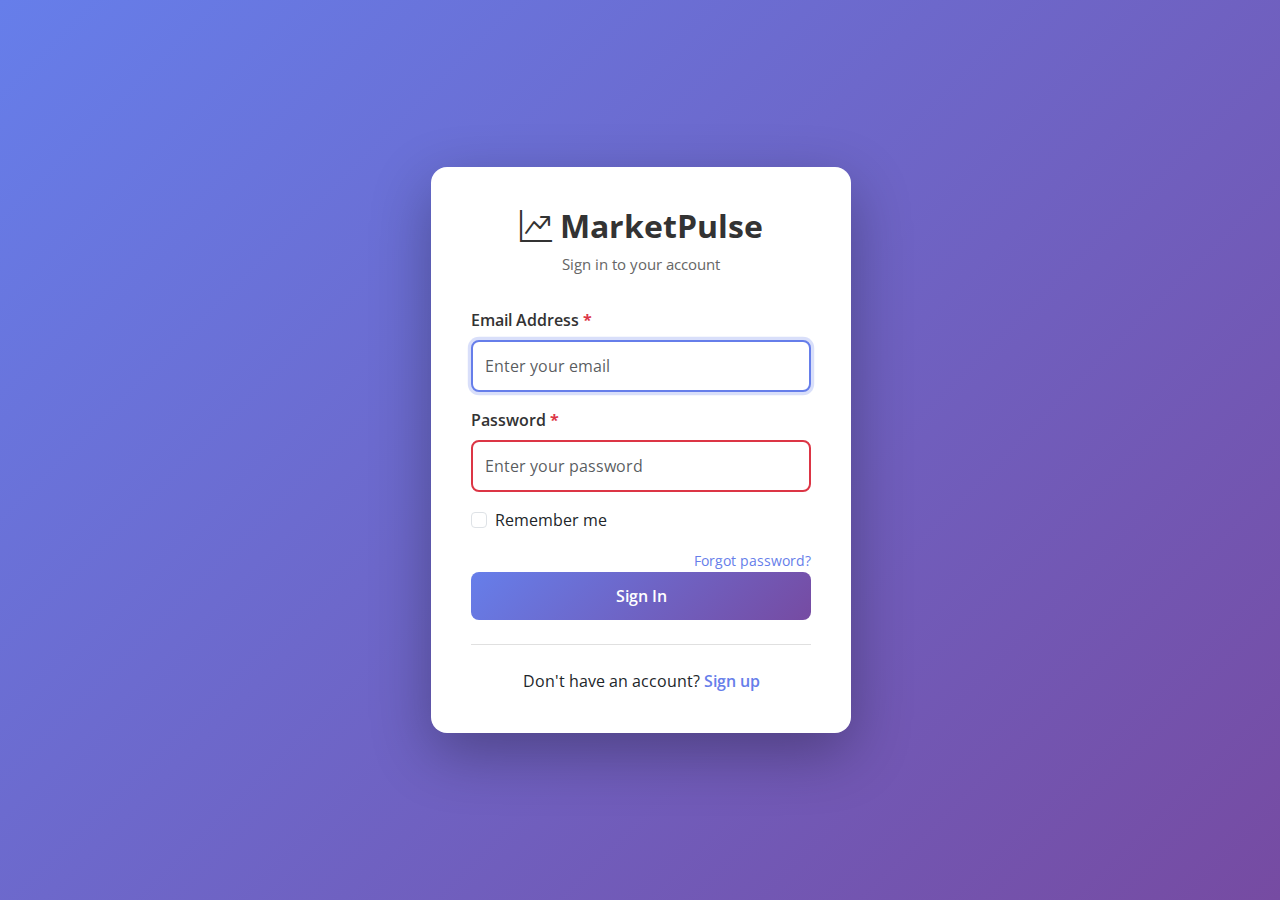
<file: static/admin-companies.html>
<!DOCTYPE html>
<html lang="en">
<head>
    <meta charset="UTF-8">
    <meta name="viewport" content="width=device-width, initial-scale=1.0">
    <title>Company Management - MarketPulse Analytics</title>
    
    <!-- Bootstrap CSS -->
    <link href="https://cdn.jsdelivr.net/npm/bootstrap@5.3.0/dist/css/bootstrap.min.css" rel="stylesheet">
    <!-- Bootstrap Icons -->
    <link rel="stylesheet" href="https://cdn.jsdelivr.net/npm/bootstrap-icons/font/bootstrap-icons.css">
    <!-- Mobile Responsive CSS -->
    <link rel="stylesheet" href="css/mobile-responsive.css">
    <!-- Accessibility CSS -->
    <link rel="stylesheet" href="css/accessibility.css">
    <!-- Google Fonts -->
    <link href="https://fonts.googleapis.com/css2?family=Inter:wght@300;400;500;600;700&display=swap" rel="stylesheet">
    
    <style>
        * {
            margin: 0;
            padding: 0;
            box-sizing: border-box;
        }
        
        body {
            font-family: 'Inter', -apple-system, BlinkMacSystemFont, 'Segoe UI', sans-serif;
            background-color: #f8f9fa;
        }
        
        /* Top Navigation Bar */
        .top-nav {
            background: white;
            border-bottom: 1px solid #e5e7eb;
            padding: 0 2rem;
            position: sticky;
            top: 0;
            z-index: 1000;
        }
        
        .nav-container {
            max-width: 1400px;
            margin: 0 auto;
            display: flex;
            justify-content: space-between;
            align-items: center;
            height: 64px;
        }
        
        .logo {
            display: flex;
            align-items: center;
            gap: 0.5rem;
            text-decoration: none;
            color: #111827;
            font-size: 1.5rem;
            font-weight: 600;
        }
        
        .logo i {
            font-size: 1.75rem;
        }
        
        .nav-links {
            display: flex;
            align-items: center;
            gap: 0.5rem;
        }
        
        .nav-link-item {
            color: #6b7280;
            text-decoration: none;
            padding: 0.5rem 1rem;
            border-radius: 6px;
            font-weight: 500;
            font-size: 0.95rem;
            transition: all 0.2s ease;
        }
        
        .nav-link-item:hover {
            color: #111827;
            background-color: #f3f4f6;
        }
        
        .nav-link-item.active {
            color: #111827;
            background-color: #f3f4f6;
            font-weight: 600;
        }
        
        .user-menu {
            display: flex;
            align-items: center;
            gap: 1rem;
        }
        
        .user-profile-link {
            display: flex;
            align-items: center;
            gap: 0.5rem;
            padding: 0.5rem 1rem;
            border-radius: 6px;
            text-decoration: none;
            color: #6b7280;
            font-weight: 500;
            font-size: 0.95rem;
            transition: all 0.2s ease;
        }
        
        .user-profile-link:hover {
            color: #111827;
            background-color: #f3f4f6;
        }
        
        .user-avatar {
            width: 32px;
            height: 32px;
            border-radius: 50%;
            background: linear-gradient(135deg, #667eea 0%, #764ba2 100%);
            display: flex;
            align-items: center;
            justify-content: center;
            color: white;
            font-size: 0.875rem;
            font-weight: 600;
        }
        
        
        .btn-logout {
            background: #111827;
            color: white;
            border: none;
            border-radius: 6px;
            padding: 0.5rem 1rem;
            font-size: 0.875rem;
            font-weight: 500;
            cursor: pointer;
            transition: all 0.2s ease;
            display: flex;
            align-items: center;
            gap: 0.375rem;
        }
        
        .btn-logout:hover {
            background: #1f2937;
        }
        
        .btn-logout i {
            font-size: 1rem;
        }
        
        /* Main Content */
        .main-content {
            max-width: 1400px;
            margin: 0 auto;
            padding: 2rem;
        }
        
        .page-header {
            margin-bottom: 2rem;
        }
        
        .page-header h1 {
            font-size: 1.875rem;
            font-weight: 600;
            color: #111827;
            margin-bottom: 0.5rem;
        }
        
        .page-header p {
            color: #6b7280;
            font-size: 0.95rem;
        }
        
        /* Admin Tabs */
        .admin-tabs {
            border-bottom: 1px solid #e5e7eb;
            margin-bottom: 2rem;
        }
        
        .admin-tabs .nav-link {
            color: #6b7280;
            border: none;
            border-bottom: 2px solid transparent;
            padding: 0.75rem 1rem;
            font-weight: 500;
            transition: all 0.2s ease;
            text-decoration: none;
        }
        
        .admin-tabs .nav-link:hover {
            color: #111827;
        }
        
        .admin-tabs .nav-link.active {
            color: #111827;
            border-bottom-color: #111827;
            background: transparent;
        }
        
        /* Cards */
        .card {
            background: white;
            border: 1px solid #e5e7eb;
            border-radius: 12px;
            box-shadow: 0 1px 3px rgba(0, 0, 0, 0.1);
            margin-bottom: 1.5rem;
        }
        
        .card-header {
            background: white;
            border-bottom: 1px solid #e5e7eb;
            padding: 1.25rem 1.5rem;
            font-weight: 600;
            color: #111827;
            border-radius: 12px 12px 0 0;
            display: flex;
            justify-content: space-between;
            align-items: center;
        }
        
        .card-body {
            padding: 1.5rem;
        }
        
        /* Tables */
        .table {
            margin-bottom: 0;
        }
        
        .table thead {
            background: #f9fafb;
        }
        
        .table thead th {
            font-weight: 600;
            color: #374151;
            font-size: 0.875rem;
            padding: 0.75rem 1rem;
            border-bottom: 1px solid #e5e7eb;
        }
        
        .table tbody td {
            padding: 0.75rem 1rem;
            vertical-align: middle;
            font-size: 0.875rem;
        }
        
        .table tbody tr:hover {
            background-color: #f9fafb;
        }
        
        .deleted-row {
            opacity: 0.6;
            text-decoration: line-through;
        }
        
        /* Buttons */
        .btn {
            border-radius: 6px;
            padding: 0.5rem 1rem;
            font-weight: 500;
            font-size: 0.875rem;
            transition: all 0.2s ease;
        }
        
        .btn-primary {
            background: #111827;
            border: none;
            color: white;
        }
        
        .btn-primary:hover {
            background: #1f2937;
        }
        
        .btn-outline-secondary {
            border-color: #d1d5db;
            color: #374151;
        }
        
        .btn-outline-secondary:hover {
            background: #f3f4f6;
            border-color: #d1d5db;
            color: #111827;
        }
        
        .btn-outline-primary {
            border-color: #d1d5db;
            color: #374151;
        }
        
        .btn-outline-primary:hover {
            background: #f3f4f6;
            border-color: #d1d5db;
            color: #111827;
        }
        
        .btn-sm {
            padding: 0.375rem 0.75rem;
            font-size: 0.8125rem;
        }
        
        /* Alerts */
        .alert {
            border-radius: 6px;
            border: none;
            padding: 0.875rem 1rem;
            margin-bottom: 1.25rem;
            font-size: 0.9rem;
        }
        
        .alert-danger {
            background-color: #fef2f2;
            color: #991b1b;
        }
        
        .alert-success {
            background-color: #f0fdf4;
            color: #166534;
        }
        
        .alert-info {
            background-color: #eff6ff;
            color: #1e40af;
        }
        
        /* Form Controls */
        .form-label {
            font-weight: 500;
            color: #374151;
            margin-bottom: 0.5rem;
            font-size: 0.875rem;
        }
        
        .form-control, .form-select {
            border-radius: 6px;
            border: 1px solid #d1d5db;
            padding: 0.5rem 0.75rem;
            font-size: 0.875rem;
        }
        
        .form-control:focus, .form-select:focus {
            border-color: #3b82f6;
            box-shadow: 0 0 0 3px rgba(59, 130, 246, 0.1);
        }
        
        .form-text {
            font-size: 0.8125rem;
            color: #6b7280;
        }
        
        /* Modal */
        .modal-content {
            border-radius: 12px;
            border: none;
        }
        
        .modal-header {
            border-bottom: 1px solid #e5e7eb;
            padding: 1.25rem 1.5rem;
        }
        
        .modal-body {
            padding: 1.5rem;
        }
        
        .modal-footer {
            border-top: 1px solid #e5e7eb;
            padding: 1rem 1.5rem;
        }
        
        /* Mobile Responsive */
        @media (max-width: 768px) {
            .top-nav {
                padding: 0 1rem;
            }
            
            .nav-links {
                display: none;
            }
            
            .main-content {
                padding: 1rem;
            }
            
            .btn-group {
                flex-direction: column;
                width: 100%;
            }
            
            .btn-group .btn {
                width: 100%;
                margin-bottom: 0.5rem;
            }
        }
    </style>
</head>
<body>
    <!-- Top Navigation -->
    <nav class="top-nav">
        <div class="nav-container">
            <a href="index.html" class="logo">
                <i class="bi bi-graph-up-arrow"></i>
                <span>MarketPulse</span>
            </a>
            
            <div class="nav-links">
                <a href="index.html" class="nav-link-item">Dashboard</a>
                <a href="admin.html" class="nav-link-item active">Admin</a>
            </div>
            
            <div class="user-menu">
                <a href="profile.html" class="user-profile-link" id="userProfileLink">
                    <div class="user-avatar" id="userAvatar">A</div>
                    <span id="usernameDisplay">Admin</span>
                </a>
                <button class="btn-logout" onclick="logout()">
                    <i class="bi bi-box-arrow-right"></i> Logout
                </button>
            </div>
        </div>
    </nav>
    
    <!-- Main Content -->
    <div class="main-content">
        <div class="page-header">
            <h1><i class="bi bi-building"></i> Company Management</h1>
            <p>Add, edit, and manage companies in the system</p>
        </div>
        
        <!-- Admin Navigation Tabs -->
        <ul class="nav admin-tabs">
            <li class="nav-item">
                <a class="nav-link" href="admin.html">
                    Accounts
                </a>
            </li>
            <li class="nav-item">
                <a class="nav-link active" href="admin-companies.html">
                    Companies
                </a>
            </li>
            <li class="nav-item">
                <a class="nav-link" href="admin-news.html">
                    News
                </a>
            </li>
        </ul>
        
        <!-- Alerts -->
        <div id="errorAlert" class="alert alert-danger" role="alert" style="display: none;"></div>
        <div id="successAlert" class="alert alert-success" role="alert" style="display: none;"></div>
        
        <!-- Company Management Card -->
        <div class="card">
            <div class="card-header">
                <span><i class="bi bi-building"></i> Companies</span>
                <div class="btn-group">
                    <button class="btn btn-primary" data-bs-toggle="modal" data-bs-target="#createCompanyModal">
                        <i class="bi bi-plus-circle"></i> Add Company
                    </button>
                    <button class="btn btn-outline-secondary" onclick="loadDeletedCompanies()">
                        <i class="bi bi-trash"></i> View Deleted
                    </button>
                    <button class="btn btn-outline-primary" onclick="exportCompanies()">
                        <i class="bi bi-download"></i> Export
                    </button>
                </div>
            </div>
            <div class="card-body">
                <div class="mb-3">
                    <input type="text" class="form-control" id="companySearch" placeholder="Search companies by ticker or name...">
                </div>
                
                <div class="table-responsive">
                    <table class="table table-hover">
                        <thead>
                            <tr>
                                <th>Ticker</th>
                                <th>Company Name</th>
                                <th>Sector</th>
                                <th>Market Cap</th>
                                <th>Actions</th>
                            </tr>
                        </thead>
                        <tbody id="companiesTableBody">
                            <tr>
                                <td colspan="5" class="text-center">
                                    <div class="text-muted">Loading companies...</div>
                                </td>
                            </tr>
                        </tbody>
                    </table>
                </div>
            </div>
        </div>
    </div>
    
    <!-- Create Company Modal -->
    <div class="modal fade" id="createCompanyModal" tabindex="-1">
        <div class="modal-dialog modal-lg">
            <div class="modal-content">
                <div class="modal-header">
                    <h5 class="modal-title">Add New Company</h5>
                    <button type="button" class="btn-close" data-bs-dismiss="modal"></button>
                </div>
                <div class="modal-body">
                    <form id="createCompanyForm">
                        <div class="row">
                            <div class="col-md-6 mb-3">
                                <label for="ticker" class="form-label">Ticker Symbol</label>
                                <input type="text" class="form-control" id="ticker" required maxlength="10" pattern="[A-Z]+" style="text-transform: uppercase;">
                                <small class="form-text">1-10 uppercase letters</small>
                            </div>
                            <div class="col-md-6 mb-3">
                                <label for="companyName" class="form-label">Company Name</label>
                                <input type="text" class="form-control" id="companyName" required>
                            </div>
                        </div>
                        <div class="row">
                            <div class="col-md-6 mb-3">
                                <label for="sector" class="form-label">Sector</label>
                                <input type="text" class="form-control" id="sector" list="sectors">
                                <datalist id="sectors">
                                    <option value="Technology">
                                    <option value="Financials">
                                    <option value="Healthcare">
                                    <option value="Energy">
                                    <option value="Consumer Discretionary">
                                    <option value="Consumer Staples">
                                    <option value="Industrials">
                                    <option value="Materials">
                                    <option value="Real Estate">
                                    <option value="Utilities">
                                    <option value="Communication Services">
                                </datalist>
                            </div>
                            <div class="col-md-6 mb-3">
                                <label for="marketCap" class="form-label">Market Cap</label>
                                <input type="number" class="form-control" id="marketCap" min="0" step="1000000">
                            </div>
                        </div>
                        <div class="mb-3">
                            <div class="form-check">
                                <input class="form-check-input" type="checkbox" id="fetchData" checked>
                                <label class="form-check-label" for="fetchData">
                                    Automatically fetch historical data from yfinance
                                </label>
                            </div>
                        </div>
                    </form>
                </div>
                <div class="modal-footer">
                    <button type="button" class="btn btn-outline-secondary" data-bs-dismiss="modal">Cancel</button>
                    <button type="button" class="btn btn-primary" onclick="createCompany()">
                        <span class="d-none" id="createSpinner"></span>
                        Create Company
                    </button>
                </div>
            </div>
        </div>
    </div>
    
    <!-- Edit Company Modal -->
    <div class="modal fade" id="editCompanyModal" tabindex="-1">
        <div class="modal-dialog modal-lg">
            <div class="modal-content">
                <div class="modal-header">
                    <h5 class="modal-title">Edit Company</h5>
                    <button type="button" class="btn-close" data-bs-dismiss="modal"></button>
                </div>
                <div class="modal-body">
                    <form id="editCompanyForm">
                        <input type="hidden" id="editTicker">
                        <div class="row">
                            <div class="col-md-6 mb-3">
                                <label for="editTickerDisplay" class="form-label">Ticker Symbol</label>
                                <input type="text" class="form-control" id="editTickerDisplay" readonly>
                                <small class="form-text">Ticker cannot be changed</small>
                            </div>
                            <div class="col-md-6 mb-3">
                                <label for="editCompanyName" class="form-label">Company Name</label>
                                <input type="text" class="form-control" id="editCompanyName" required>
                            </div>
                        </div>
                        <div class="row">
                            <div class="col-md-6 mb-3">
                                <label for="editSector" class="form-label">Sector</label>
                                <input type="text" class="form-control" id="editSector" list="sectors">
                            </div>
                            <div class="col-md-6 mb-3">
                                <label for="editMarketCap" class="form-label">Market Cap</label>
                                <input type="number" class="form-control" id="editMarketCap" min="0" step="1000000">
                            </div>
                        </div>
                        <input type="hidden" id="editVersion">
                        <div class="alert alert-info mb-0">
                            <small><strong>Version:</strong> <span id="editVersionDisplay">Loading...</span></small>
                            <br><small class="text-muted">This helps prevent conflicts when multiple users edit the same company.</small>
                        </div>
                    </form>
                </div>
                <div class="modal-footer">
                    <button type="button" class="btn btn-outline-secondary" data-bs-dismiss="modal">Cancel</button>
                    <button type="button" class="btn btn-primary" onclick="updateCompany()">
                        <span class="d-none" id="updateSpinner"></span>
                        Save Changes
                    </button>
                </div>
            </div>
        </div>
    </div>
    
    <!-- Scripts -->
    <script>
        // Auto-detect API base from current URL
        if (!window.API_BASE) {
            const protocol = window.location.protocol;
            const hostname = window.location.hostname;
            const port = window.location.port || (protocol === 'https:' ? '443' : '80');
            window.API_BASE = `${protocol}//${hostname}:${port}/api`;
        }
        
        // Initialize page
        document.addEventListener('DOMContentLoaded', function() {
            const token = window.localStorage.getItem('auth_token') || window.sessionStorage.getItem('auth_token');
            if (token) {
                try {
                    const parts = token.split('.');
                    if (parts.length === 3) {
                        const payloadBase64 = parts[1];
                        const padded = payloadBase64 + '='.repeat((4 - payloadBase64.length % 4) % 4);
                        const payload = JSON.parse(atob(padded));
                        
                        if (payload) {
                            const username = payload.sub || payload.username || payload.email || 'Admin';
                            const firstLetter = username.charAt(0).toUpperCase();
                            
                            document.getElementById('userAvatar').textContent = firstLetter;
                            document.getElementById('usernameDisplay').textContent = username;
                        }
                    }
                } catch (e) {
                    console.error('Error parsing token:', e);
                }
            }
        });
        
        function loadDeletedCompanies() {
            console.log('Loading deleted companies...');
        }
        
        function exportCompanies() {
            console.log('Exporting companies...');
        }
        
        function createCompany() {
            console.log('Creating company...');
        }
        
        function updateCompany() {
            console.log('Updating company...');
        }
    </script>
    
    <!-- Bootstrap JS -->
    <script src="https://cdn.jsdelivr.net/npm/bootstrap@5.3.1/dist/js/bootstrap.bundle.min.js"></script>
    
    <!-- Utility Scripts -->
    <script src="js/utils.js"></script>
    <script src="js/error-handler.js"></script>
    <script src="js/loading-states.js"></script>
    <script src="js/mobile-responsive.js"></script>
    <script src="js/accessibility.js"></script>
    <script src="js/api.js"></script>
    <script src="js/auth.js"></script>
    <script src="js/admin-companies.js"></script>
    <script>
        function logout() {
            localStorage.removeItem('auth_token');
            sessionStorage.removeItem('auth_token');
            window.location.href = 'login.html';
        }
    </script>
</body>
</html>
</file>
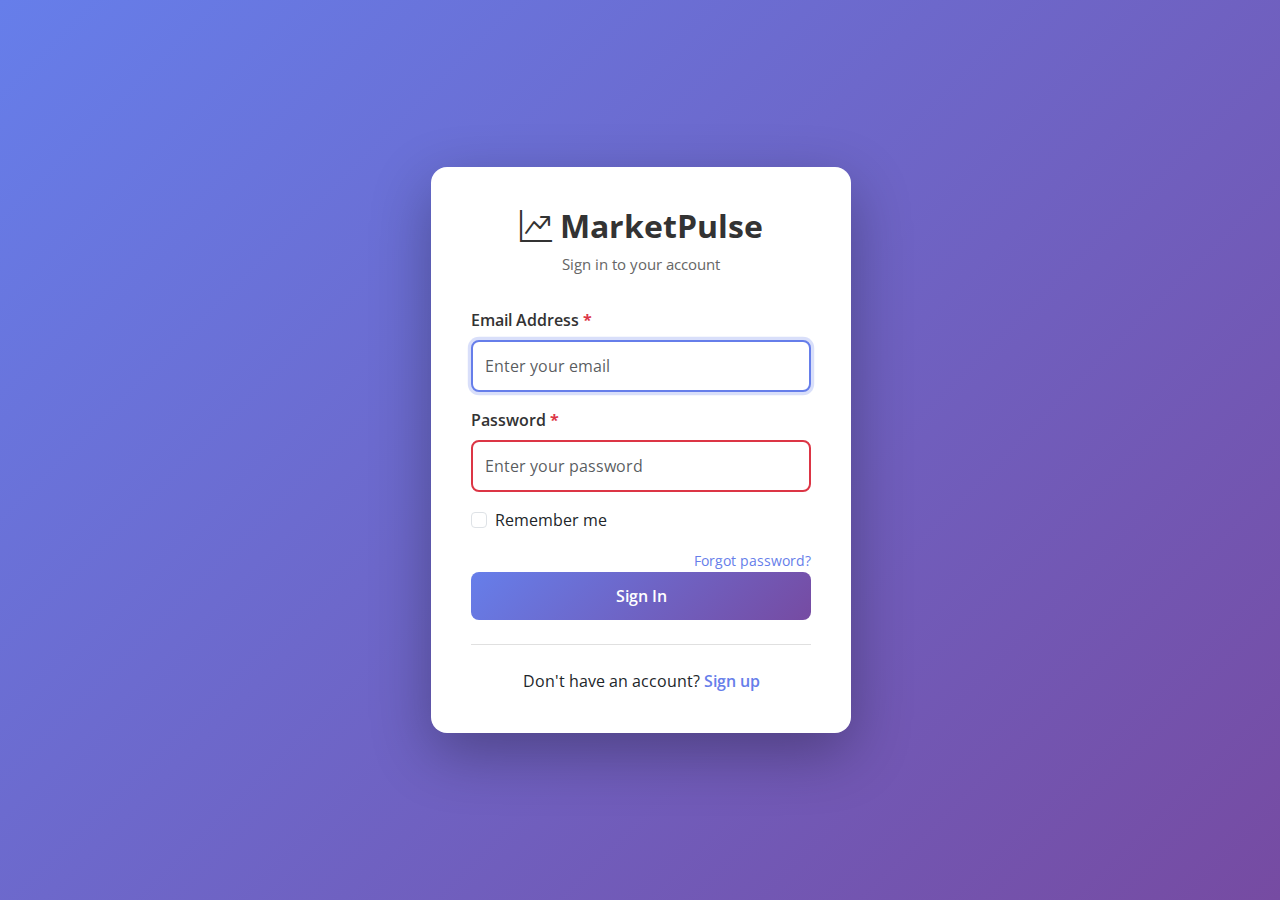
<file: static/admin-news.html>
<!DOCTYPE html>
<html lang="en">
<head>
    <meta charset="UTF-8">
    <meta name="viewport" content="width=device-width, initial-scale=1.0">
    <title>News Management - MarketPulse Analytics</title>
    
    <!-- Bootstrap CSS -->
    <link href="https://cdn.jsdelivr.net/npm/bootstrap@5.3.0/dist/css/bootstrap.min.css" rel="stylesheet">
    <!-- Bootstrap Icons -->
    <link rel="stylesheet" href="https://cdn.jsdelivr.net/npm/bootstrap-icons/font/bootstrap-icons.css">
    <!-- Mobile Responsive CSS -->
    <link rel="stylesheet" href="css/mobile-responsive.css">
    <!-- Accessibility CSS -->
    <link rel="stylesheet" href="css/accessibility.css">
    <!-- Google Fonts -->
    <link href="https://fonts.googleapis.com/css2?family=Open+Sans:ital,wght@0,300..800;1,300..800&display=swap" rel="stylesheet">
    
    <style>
        body {
            font-family: 'Open Sans', sans-serif;
            background-color: #f8f9fa;
        }
        
        .navbar {
            background: linear-gradient(135deg, #667eea 0%, #764ba2 100%);
            box-shadow: 0 2px 4px rgba(0,0,0,0.1);
        }
        
        .navbar-brand {
            font-weight: 700;
            color: white !important;
        }
        
        .admin-container {
            max-width: 1400px;
            margin: 2rem auto;
            padding: 0 1rem;
        }
        
        .admin-card {
            background: white;
            border-radius: 12px;
            padding: 2rem;
            margin-bottom: 2rem;
            box-shadow: 0 2px 8px rgba(0,0,0,0.1);
        }
        
        .table {
            border-radius: 8px;
            overflow: hidden;
        }
        
        .table thead {
            background: #f8f9fa;
        }
        
        .btn-sm {
            padding: 0.25rem 0.75rem;
            font-size: 0.875rem;
        }
        
        .article-preview {
            max-width: 400px;
            white-space: nowrap;
            overflow: hidden;
            text-overflow: ellipsis;
        }
        
        .sentiment-badge {
            font-weight: 600;
        }
        
        .sentiment-positive {
            color: #198754;
        }
        
        .sentiment-negative {
            color: #dc3545;
        }
        
        .sentiment-neutral {
            color: #6c757d;
        }
    </style>
</head>
<body>
    <!-- Navigation -->
    <nav class="navbar navbar-expand-lg navbar-dark">
        <div class="container-fluid">
            <a class="navbar-brand" href="index.html">
                <i class="bi bi-graph-up-arrow"></i> MarketPulse
            </a>
            <div class="navbar-nav ms-auto">
                <a class="nav-link text-white" href="index.html">Dashboard</a>
                <a class="nav-link text-white" href="admin.html">Admin</a>
                <a class="nav-link text-white active" href="admin-news.html">News</a>
                <button class="btn btn-outline-light btn-sm ms-2" onclick="window.auth.logout()">Logout</button>
            </div>
        </div>
    </nav>
    
    <div class="admin-container">
        <!-- Alerts -->
        <div id="errorAlert" class="alert alert-danger" role="alert" style="display: none;"></div>
        <div id="successAlert" class="alert alert-success" role="alert" style="display: none;"></div>
        
        <!-- News Management -->
        <div class="admin-card">
            <div class="d-flex justify-content-between align-items-center mb-4">
                <h4><i class="bi bi-newspaper"></i> News Management</h4>
                <div class="btn-group">
                    <button class="btn btn-primary" data-bs-toggle="modal" data-bs-target="#ingestNewsModal">
                        <i class="bi bi-plus-circle"></i> Ingest News
                    </button>
                    <button class="btn btn-outline-primary" data-bs-toggle="modal" data-bs-target="#bulkIngestModal">
                        <i class="bi bi-upload"></i> Bulk Ingest
                    </button>
                </div>
            </div>
            
            <div class="row mb-3">
                <div class="col-md-4">
                    <input type="text" class="form-control" id="newsSearch" placeholder="Search by title, ticker, or source...">
                </div>
                <div class="col-md-3">
                    <select class="form-select" id="sentimentFilter">
                        <option value="">All Sentiments</option>
                        <option value="positive">Positive</option>
                        <option value="negative">Negative</option>
                        <option value="neutral">Neutral</option>
                    </select>
                </div>
                <div class="col-md-3">
                    <input type="date" class="form-control" id="dateFilter">
                </div>
                <div class="col-md-2">
                    <button class="btn btn-outline-secondary w-100" onclick="applyFilters()">Filter</button>
                </div>
            </div>
            
            <div class="table-responsive">
                <table class="table table-hover">
                    <thead>
                        <tr>
                            <th>Title</th>
                            <th>Ticker</th>
                            <th>Source</th>
                            <th>Date</th>
                            <th>Sentiment</th>
                            <th>Actions</th>
                        </tr>
                    </thead>
                    <tbody id="newsTableBody">
                        <tr>
                            <td colspan="6" class="text-center">
                                <div class="text-muted">Loading...</div>
                            </td>
                        </tr>
                    </tbody>
                </table>
            </div>
        </div>
    </div>
    
    <!-- Ingest News Modal -->
    <div class="modal fade" id="ingestNewsModal" tabindex="-1">
        <div class="modal-dialog modal-lg">
            <div class="modal-content">
                <div class="modal-header">
                    <h5 class="modal-title">Ingest News Article</h5>
                    <button type="button" class="btn-close" data-bs-dismiss="modal"></button>
                </div>
                <div class="modal-body">
                    <form id="ingestNewsForm">
                        <div class="mb-3">
                            <label for="newsTitle" class="form-label">Title *</label>
                            <input type="text" class="form-control" id="newsTitle" required>
                        </div>
                        <div class="mb-3">
                            <label for="newsContent" class="form-label">Content *</label>
                            <textarea class="form-control" id="newsContent" rows="5" required></textarea>
                        </div>
                        <div class="row">
                            <div class="col-md-6 mb-3">
                                <label for="newsTicker" class="form-label">Ticker</label>
                                <input type="text" class="form-control" id="newsTicker" maxlength="10" style="text-transform: uppercase;">
                            </div>
                            <div class="col-md-6 mb-3">
                                <label for="newsSource" class="form-label">Source</label>
                                <input type="text" class="form-control" id="newsSource">
                            </div>
                        </div>
                        <div class="row">
                            <div class="col-md-6 mb-3">
                                <label for="newsUrl" class="form-label">URL</label>
                                <input type="url" class="form-control" id="newsUrl">
                            </div>
                            <div class="col-md-6 mb-3">
                                <label for="newsDate" class="form-label">Published Date</label>
                                <input type="datetime-local" class="form-control" id="newsDate">
                            </div>
                        </div>
                        <div class="mb-3">
                            <div class="form-check">
                                <input class="form-check-input" type="checkbox" id="autoSentiment" checked>
                                <label class="form-check-label" for="autoSentiment">
                                    Automatically compute sentiment analysis
                                </label>
                            </div>
                        </div>
                    </form>
                </div>
                <div class="modal-footer">
                    <button type="button" class="btn btn-secondary" data-bs-dismiss="modal">Cancel</button>
                    <button type="button" class="btn btn-primary" onclick="ingestNews()">
                        <span class="d-none" id="ingestSpinner"></span>
                        Ingest Article
                    </button>
                </div>
            </div>
        </div>
    </div>
    
    <!-- Bulk Ingest Modal -->
    <div class="modal fade" id="bulkIngestModal" tabindex="-1">
        <div class="modal-dialog">
            <div class="modal-content">
                <div class="modal-header">
                    <h5 class="modal-title">Bulk Ingest News Articles</h5>
                    <button type="button" class="btn-close" data-bs-dismiss="modal"></button>
                </div>
                <div class="modal-body">
                    <p class="text-muted">Upload a JSON file with multiple articles. Format:</p>
                    <pre class="bg-light p-3 rounded">{
  "articles": [
    {
      "title": "Article Title",
      "content": "Article content...",
      "ticker": "AAPL",
      "source": "Reuters",
      "url": "https://...",
      "published_date": "2024-01-15T10:00:00Z"
    }
  ]
}</pre>
                    <input type="file" class="form-control mt-3" id="bulkFile" accept=".json">
                </div>
                <div class="modal-footer">
                    <button type="button" class="btn btn-secondary" data-bs-dismiss="modal">Cancel</button>
                    <button type="button" class="btn btn-primary" onclick="bulkIngest()">
                        <span class="d-none" id="bulkSpinner"></span>
                        Upload & Ingest
                    </button>
                </div>
            </div>
        </div>
    </div>
    
    <!-- Scripts -->
    <script>
        window.API_BASE = 'http://localhost:8080/api';
    </script>
    <!-- Bootstrap JS -->
    <script src="https://cdn.jsdelivr.net/npm/bootstrap@5.3.1/dist/js/bootstrap.bundle.min.js"></script>
    
    <!-- Utility Scripts -->
    <script src="js/utils.js"></script>
    <script src="js/error-handler.js"></script>
    <script src="js/loading-states.js"></script>
    
    <!-- Mobile & Accessibility Scripts -->
    <script src="js/mobile-responsive.js"></script>
    <script src="js/accessibility.js"></script>
    
    <!-- API & Auth Scripts -->
    <script src="js/api.js"></script>
    <script src="js/auth.js"></script>
    <script src="js/admin-news.js"></script>
</body>
</html>
</file>
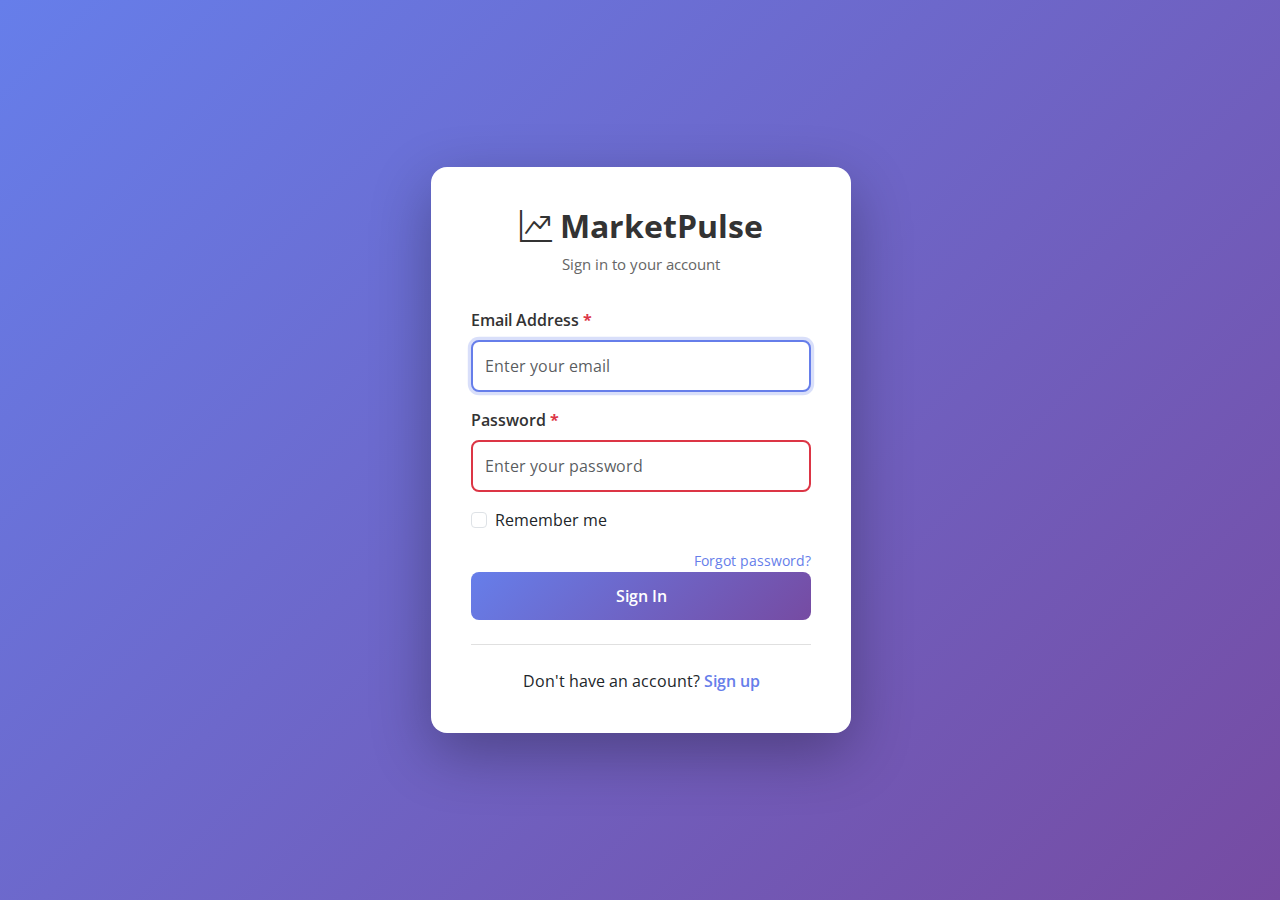
<file: static/admin.html>
<!DOCTYPE html>
<html lang="en">
<head>
    <meta charset="UTF-8">
    <meta name="viewport" content="width=device-width, initial-scale=1.0">
    <title>Admin Dashboard - MarketPulse Analytics</title>
    
    <!-- Bootstrap CSS -->
    <link href="https://cdn.jsdelivr.net/npm/bootstrap@5.3.0/dist/css/bootstrap.min.css" rel="stylesheet">
    <!-- Bootstrap Icons -->
    <link rel="stylesheet" href="https://cdn.jsdelivr.net/npm/bootstrap-icons/font/bootstrap-icons.css">
    <!-- Mobile Responsive CSS -->
    <link rel="stylesheet" href="css/mobile-responsive.css">
    <!-- Accessibility CSS -->
    <link rel="stylesheet" href="css/accessibility.css">
    <!-- Google Fonts -->
    <link href="https://fonts.googleapis.com/css2?family=Inter:wght@300;400;500;600;700&display=swap" rel="stylesheet">
    
    <style>
        * {
            margin: 0;
            padding: 0;
            box-sizing: border-box;
        }
        
        body {
            font-family: 'Inter', -apple-system, BlinkMacSystemFont, 'Segoe UI', sans-serif;
            background-color: #f8f9fa;
        }
        
        /* Top Navigation Bar */
        .top-nav {
            background: white;
            border-bottom: 1px solid #e5e7eb;
            padding: 0 2rem;
            position: sticky;
            top: 0;
            z-index: 1000;
        }
        
        .nav-container {
            max-width: 1400px;
            margin: 0 auto;
            display: flex;
            justify-content: space-between;
            align-items: center;
            height: 64px;
        }
        
        .logo {
            display: flex;
            align-items: center;
            gap: 0.5rem;
            text-decoration: none;
            color: #111827;
            font-size: 1.5rem;
            font-weight: 600;
        }
        
        .logo i {
            font-size: 1.75rem;
        }
        
        .nav-links {
            display: flex;
            align-items: center;
            gap: 0.5rem;
        }
        
        .nav-link-item {
            color: #6b7280;
            text-decoration: none;
            padding: 0.5rem 1rem;
            border-radius: 6px;
            font-weight: 500;
            font-size: 0.95rem;
            transition: all 0.2s ease;
        }
        
        .nav-link-item:hover {
            color: #111827;
            background-color: #f3f4f6;
        }
        
        .nav-link-item.active {
            color: #111827;
            background-color: #f3f4f6;
            font-weight: 600;
        }
        
        .user-menu {
            display: flex;
            align-items: center;
            gap: 1rem;
        }
        
        .user-profile-link {
            display: flex;
            align-items: center;
            gap: 0.5rem;
            padding: 0.5rem 1rem;
            border-radius: 6px;
            text-decoration: none;
            color: #6b7280;
            font-weight: 500;
            font-size: 0.95rem;
            transition: all 0.2s ease;
        }
        
        .user-profile-link:hover {
            color: #111827;
            background-color: #f3f4f6;
        }
        
        .user-avatar {
            width: 32px;
            height: 32px;
            border-radius: 50%;
            background: linear-gradient(135deg, #667eea 0%, #764ba2 100%);
            display: flex;
            align-items: center;
            justify-content: center;
            color: white;
            font-size: 0.875rem;
            font-weight: 600;
        }
        .btn-logout {
            background: #111827;
            color: white;
            border: none;
            border-radius: 6px;
            padding: 0.5rem 1rem;
            font-size: 0.875rem;
            font-weight: 500;
            cursor: pointer;
            transition: all 0.2s ease;
            display: flex;
            align-items: center;
            gap: 0.375rem;
        }
        
        .btn-logout:hover {
            background: #1f2937;
        }
        
        .btn-logout i {
            font-size: 1rem;
        }
        
        /* Main Content */
        .main-content {
            max-width: 1400px;
            margin: 0 auto;
            padding: 2rem;
        }
        
        .page-header {
            margin-bottom: 2rem;
        }
        
        .page-header h1 {
            font-size: 1.875rem;
            font-weight: 600;
            color: #111827;
            margin-bottom: 0.5rem;
        }
        
        .page-header p {
            color: #6b7280;
            font-size: 0.95rem;
        }
        
        /* Admin Tabs */
        .admin-tabs {
            border-bottom: 1px solid #e5e7eb;
            margin-bottom: 2rem;
        }
        
        .admin-tabs .nav-link {
            color: #6b7280;
            border: none;
            border-bottom: 2px solid transparent;
            padding: 0.75rem 1rem;
            font-weight: 500;
            transition: all 0.2s ease;
        }
        
        .admin-tabs .nav-link:hover {
            color: #111827;
        }
        
        .admin-tabs .nav-link.active {
            color: #111827;
            border-bottom-color: #111827;
            background: transparent;
        }
        
        /* Cards */
        .card {
            background: white;
            border: 1px solid #e5e7eb;
            border-radius: 12px;
            box-shadow: 0 1px 3px rgba(0, 0, 0, 0.1);
            margin-bottom: 1.5rem;
        }
        
        .card-header {
            background: white;
            border-bottom: 1px solid #e5e7eb;
            padding: 1.25rem 1.5rem;
            font-weight: 600;
            color: #111827;
            border-radius: 12px 12px 0 0;
        }
        
        .card-body {
            padding: 1.5rem;
        }
        
        /* Stats Cards */
        .stats-grid {
            display: grid;
            grid-template-columns: repeat(auto-fit, minmax(250px, 1fr));
            gap: 1.5rem;
            margin-bottom: 2rem;
        }
        
        .stat-card {
            background: white;
            border: 1px solid #e5e7eb;
            border-radius: 12px;
            padding: 1.5rem;
            box-shadow: 0 1px 3px rgba(0, 0, 0, 0.1);
        }
        
        .stat-card .stat-icon {
            width: 48px;
            height: 48px;
            border-radius: 8px;
            display: flex;
            align-items: center;
            justify-content: center;
            font-size: 1.5rem;
            margin-bottom: 1rem;
        }
        
        .stat-card.primary .stat-icon {
            background: #dbeafe;
            color: #1e40af;
        }
        
        .stat-card.success .stat-icon {
            background: #dcfce7;
            color: #166534;
        }
        
        .stat-card.warning .stat-icon {
            background: #fef3c7;
            color: #92400e;
        }
        
        .stat-card.info .stat-icon {
            background: #e0e7ff;
            color: #4338ca;
        }
        
        .stat-card h3 {
            font-size: 2rem;
            font-weight: 700;
            color: #111827;
            margin-bottom: 0.25rem;
        }
        
        .stat-card p {
            color: #6b7280;
            font-size: 0.875rem;
            margin: 0;
        }
        
        /* Tables */
        .table {
            border-radius: 8px;
            overflow: hidden;
        }
        
        .table thead {
            background: #f9fafb;
        }
        
        .table thead th {
            font-weight: 600;
            color: #374151;
            font-size: 0.875rem;
            padding: 0.75rem 1rem;
            border-bottom: 1px solid #e5e7eb;
        }
        
        .table tbody td {
            padding: 0.75rem 1rem;
            vertical-align: middle;
        }
        
        .table tbody tr:hover {
            background-color: #f9fafb;
        }
        
        /* Buttons */
        .btn {
            border-radius: 6px;
            padding: 0.5rem 1rem;
            font-weight: 500;
            font-size: 0.875rem;
            transition: all 0.2s ease;
        }
        
        .btn-primary {
            background: #111827;
            border: none;
            color: white;
        }
        
        .btn-primary:hover {
            background: #1f2937;
        }
        
        .btn-outline-secondary {
            border-color: #d1d5db;
            color: #374151;
        }
        
        .btn-outline-secondary:hover {
            background: #f3f4f6;
            border-color: #d1d5db;
            color: #111827;
        }
        
        .btn-outline-primary {
            border-color: #d1d5db;
            color: #374151;
        }
        
        .btn-outline-primary:hover {
            background: #f3f4f6;
            border-color: #d1d5db;
            color: #111827;
        }
        
        .btn-sm {
            padding: 0.375rem 0.75rem;
            font-size: 0.8125rem;
        }
        
        /* Badges */
        .badge {
            padding: 0.25rem 0.75rem;
            border-radius: 12px;
            font-size: 0.8125rem;
            font-weight: 500;
        }
        
        /* Improved role badges */
        .badge.bg-primary {
            background-color: #dbeafe !important;
            color: #1e40af !important;
        }
        
        .badge.bg-danger {
            background-color: #fee2e2 !important;
            color: #991b1b !important;
        }
        
        /* Improved status badges */
        .badge.bg-success {
            background-color: #dcfce7 !important;
            color: #166534 !important;
        }
        
        .badge.bg-secondary {
            background-color: #f3f4f6 !important;
            color: #6b7280 !important;
        }
        
        /* Sub-tabs styling */
        .nav-tabs {
            border-bottom: 1px solid #e5e7eb;
        }
        
        .nav-tabs .nav-link {
            color: #6b7280;
            border: none;
            border-bottom: 2px solid transparent;
            padding: 1rem 1.5rem;
            font-weight: 500;
            transition: all 0.2s ease;
        }
        
        .nav-tabs .nav-link:hover {
            color: #111827;
            border-bottom-color: transparent;
        }
        
        .nav-tabs .nav-link.active {
            color: #111827;
            background: transparent;
            border-bottom-color: #111827;
        }
        
        /* Alerts */
        .alert {
            border-radius: 6px;
            border: none;
            padding: 0.875rem 1rem;
            margin-bottom: 1.25rem;
            font-size: 0.9rem;
        }
        
        .alert-danger {
            background-color: #fef2f2;
            color: #991b1b;
        }
        
        .alert-success {
            background-color: #f0fdf4;
            color: #166534;
        }
        
        /* Form Controls */
        .form-label {
            font-weight: 500;
            color: #374151;
            margin-bottom: 0.5rem;
            font-size: 0.875rem;
        }
        
        .form-control, .form-select {
            border-radius: 6px;
            border: 1px solid #d1d5db;
            padding: 0.5rem 0.75rem;
            font-size: 0.875rem;
        }
        
        .form-control:focus, .form-select:focus {
            border-color: #3b82f6;
            box-shadow: 0 0 0 3px rgba(59, 130, 246, 0.1);
        }
        
        /* Mobile Responsive */
        @media (max-width: 768px) {
            .top-nav {
                padding: 0 1rem;
            }
            
            .nav-links {
                display: none;
            }
            
            .main-content {
                padding: 1rem;
            }
            
            .stats-grid {
                grid-template-columns: 1fr;
            }
            .btn-group {
                flex-direction: column;
                width: 100%;
            }
            
            .btn-group .btn {
                width: 100%;
                margin-bottom: 0.5rem;
            }
        }
    </style>
</head>
<body>
    <!-- Top Navigation -->
    <nav class="top-nav">
        <div class="nav-container">
            <a href="index.html" class="logo">
                <i class="bi bi-graph-up-arrow"></i>
                <span>MarketPulse</span>
            </a>
            
            <div class="nav-links">
                <a href="index.html" class="nav-link-item">Dashboard</a>
                <a href="admin.html" class="nav-link-item active">Admin</a>
            </div>
            
            <div class="user-menu">
                <a href="profile.html" class="user-profile-link" id="userProfileLink">
                    <div class="user-avatar" id="userAvatar">A</div>
                    <span id="usernameDisplay">Admin</span>
                </a>
                <button class="btn-logout" onclick="logout()">
                    <i class="bi bi-box-arrow-right"></i> Logout
                </button>
            </div>
        </div>
    </nav>
    
    <!-- Main Content -->
    <div class="main-content">
        <div class="page-header">
            <h1><i class="bi bi-shield-lock"></i> Admin Dashboard</h1>
            <p>Manage companies, news articles, and system settings</p>
        </div>
        
        <!-- Admin Navigation Tabs -->
        <ul class="nav admin-tabs" id="adminTabs" role="tablist">
            <li class="nav-item">
                <button class="nav-link active" data-bs-toggle="tab" data-bs-target="#accounts">
                    Accounts
                </button>
            </li>
            <li class="nav-item">
                <a class="nav-link" href="admin-companies.html">
                    Companies
                </a>
            </li>
            <li class="nav-item">
                <a class="nav-link" href="admin-news.html">
                    News
                </a>
            </li>
        </ul>
        
        <!-- Alerts -->
        <div id="errorAlert" class="alert alert-danger" role="alert" style="display: none;"></div>
        <div id="successAlert" class="alert alert-success" role="alert" style="display: none;"></div>
        
        <!-- Tab Content -->
        <div class="tab-content">
            <!-- Accounts Tab (Combined Overview, Users, Admins) -->
            <div class="tab-pane fade show active" id="accounts">
                <!-- Stats Grid -->
                <div class="stats-grid">
                    <div class="stat-card primary">
                        <div class="stat-icon">
                            <i class="bi bi-people"></i>
                        </div>
                        <h3 id="totalUsers">-</h3>
                        <p>Total Users</p>
                    </div>
                    
                    <div class="stat-card success">
                        <div class="stat-icon">
                            <i class="bi bi-person-check"></i>
                        </div>
                        <h3 id="activeUsers">-</h3>
                        <p>Active Users</p>
                    </div>
                    
                    <div class="stat-card warning">
                        <div class="stat-icon">
                            <i class="bi bi-shield-lock"></i>
                        </div>
                        <h3 id="totalAdmins">-</h3>
                        <p>Total Admins</p>
                    </div>
                    
                    <div class="stat-card info">
                        <div class="stat-icon">
                            <i class="bi bi-person-x"></i>
                        </div>
                        <h3 id="inactiveUsers">-</h3>
                        <p>Inactive Users</p>
                    </div>
                </div>
                
                <!-- Sub-tabs for User and Admin Management -->
                <div class="card">
                    <div class="card-header" style="padding: 0; border-bottom: none;">
                        <ul class="nav nav-tabs" style="border-bottom: 1px solid #e5e7eb; margin: 0;">
                            <li class="nav-item">
                                <button class="nav-link active" data-bs-toggle="tab" data-bs-target="#userManagement" style="border: none; border-bottom: 2px solid transparent; padding: 1rem 1.5rem; font-weight: 500; color: #6b7280;">
                                    <i class="bi bi-people"></i> User Management
                                </button>
                            </li>
                            <li class="nav-item">
                                <button class="nav-link" data-bs-toggle="tab" data-bs-target="#adminManagement" style="border: none; border-bottom: 2px solid transparent; padding: 1rem 1.5rem; font-weight: 500; color: #6b7280;">
                                    <i class="bi bi-shield-lock"></i> Admin Management
                                </button>
                            </li>
                        </ul>
                    </div>
                    <div class="card-body">
                        <div class="tab-content">
                            <!-- User Management Tab -->
                            <div class="tab-pane fade show active" id="userManagement">
                                <div class="d-flex justify-content-between align-items-center mb-3">
                                    <input type="text" class="form-control" id="userSearch" placeholder="Search users by username or email..." style="max-width: 400px;">
                                    <button class="btn btn-primary" data-bs-toggle="modal" data-bs-target="#createUserModal">
                                        <i class="bi bi-plus-circle"></i> Create User
                                    </button>
                                </div>
                                
                                <div class="table-responsive">
                                    <table class="table table-hover">
                                        <thead>
                                            <tr>
                                                <th>ID</th>
                                                <th>Username</th>
                                                <th>Email</th>
                                                <th>Role</th>
                                                <th>Status</th>
                                                <th>Created</th>
                                                <th>Actions</th>
                                            </tr>
                                        </thead>
                                        <tbody id="usersTableBody">
                                            <tr>
                                                <td colspan="7" class="text-center text-muted">
                                                    Loading users...
                                                </td>
                                            </tr>
                                        </tbody>
                                    </table>
                                </div>
                            </div>
                            
                            <!-- Admin Management Tab -->
                            <div class="tab-pane fade" id="adminManagement">
                                <div class="d-flex justify-content-end mb-3">
                                    <button class="btn btn-primary" data-bs-toggle="modal" data-bs-target="#promoteUserModal">
                                        <i class="bi bi-shield-plus"></i> Promote User
                                    </button>
                                </div>
                                
                                <div class="table-responsive">
                                    <table class="table table-hover">
                                        <thead>
                                            <tr>
                                                <th>ID</th>
                                                <th>Username</th>
                                                <th>Email</th>
                                                <th>Status</th>
                                                <th>Actions</th>
                                            </tr>
                                        </thead>
                                        <tbody id="adminsTableBody">
                                            <tr>
                                                <td colspan="5" class="text-center text-muted">
                                                    Loading admins...
                                                </td>
                                            </tr>
                                        </tbody>
                                    </table>
                                </div>
                            </div>
                        </div>
                    </div>
                </div>
            </div>
            
            <!-- Hidden tabs for backward compatibility with admin.js -->
            <div class="tab-pane fade" id="overview" style="display: none;"></div>
            <div class="tab-pane fade" id="users" style="display: none;"></div>
            <div class="tab-pane fade" id="admins" style="display: none;"></div>
        </div>
    </div>
    
    <!-- Create User Modal -->
    <div class="modal fade" id="createUserModal" tabindex="-1">
        <div class="modal-dialog">
            <div class="modal-content">
                <div class="modal-header">
                    <h5 class="modal-title">Create New User</h5>
                    <button type="button" class="btn-close" data-bs-dismiss="modal"></button>
                </div>
                <div class="modal-body">
                    <form id="createUserForm">
                        <div class="mb-3">
                            <label for="newUsername" class="form-label">Username</label>
                            <input type="text" class="form-control" id="newUsername" required>
                        </div>
                        <div class="mb-3">
                            <label for="newEmail" class="form-label">Email</label>
                            <input type="email" class="form-control" id="newEmail" required>
                        </div>
                        <div class="mb-3">
                            <label for="newPassword" class="form-label">Password</label>
                            <input type="password" class="form-control" id="newPassword" required minlength="8">
                        </div>
                        <div class="mb-3">
                            <label for="newRole" class="form-label">Role</label>
                            <select class="form-select" id="newRole">
                                <option value="user">User</option>
                                <option value="admin">Admin</option>
                            </select>
                        </div>
                    </form>
                </div>
                <div class="modal-footer">
                    <button type="button" class="btn btn-outline-secondary" data-bs-dismiss="modal">Cancel</button>
                    <button type="button" class="btn btn-primary" onclick="createUser()">
                        Create User
                    </button>
                </div>
            </div>
        </div>
    </div>
    
    <!-- Edit User Modal -->
    <div class="modal fade" id="editUserModal" tabindex="-1">
        <div class="modal-dialog">
            <div class="modal-content">
                <div class="modal-header">
                    <h5 class="modal-title">Edit User</h5>
                    <button type="button" class="btn-close" data-bs-dismiss="modal"></button>
                </div>
                <div class="modal-body">
                    <form id="editUserForm">
                        <input type="hidden" id="editUserId">
                        <div class="mb-3">
                            <label for="editUsername" class="form-label">Username</label>
                            <input type="text" class="form-control" id="editUsername" required>
                        </div>
                        <div class="mb-3">
                            <label for="editEmail" class="form-label">Email</label>
                            <input type="email" class="form-control" id="editEmail" required>
                        </div>
                        <div class="mb-3">
                            <label for="editRole" class="form-label">Role</label>
                            <select class="form-select" id="editRole">
                                <option value="user">User</option>
                                <option value="admin">Admin</option>
                            </select>
                        </div>
                        <div class="mb-3">
                            <div class="form-check">
                                <input class="form-check-input" type="checkbox" id="editIsActive">
                                <label class="form-check-label" for="editIsActive">
                                    Active
                                </label>
                            </div>
                        </div>
                    </form>
                </div>
                <div class="modal-footer">
                    <button type="button" class="btn btn-outline-secondary" data-bs-dismiss="modal">Cancel</button>
                    <button type="button" class="btn btn-primary" onclick="updateUser()">
                        Save Changes
                    </button>
                </div>
            </div>
        </div>
    </div>
    
    <!-- Promote User Modal -->
    <div class="modal fade" id="promoteUserModal" tabindex="-1">
        <div class="modal-dialog">
            <div class="modal-content">
                <div class="modal-header">
                    <h5 class="modal-title">Promote User to Admin</h5>
                    <button type="button" class="btn-close" data-bs-dismiss="modal"></button>
                </div>
                <div class="modal-body">
                    <form id="promoteUserForm">
                        <div class="mb-3">
                            <label for="promoteUserId" class="form-label">Select User</label>
                            <select class="form-select" id="promoteUserId" required>
                                <option value="">Loading users...</option>
                            </select>
                        </div>
                        <div class="alert alert-warning">
                            <i class="bi bi-exclamation-triangle"></i> This will grant admin privileges to the selected user.
                        </div>
                    </form>
                </div>
                <div class="modal-footer">
                    <button type="button" class="btn btn-outline-secondary" data-bs-dismiss="modal">Cancel</button>
                    <button type="button" class="btn btn-primary" onclick="promoteUser()">
                        Promote to Admin
                    </button>
                </div>
            </div>
        </div>
    </div>
    
    <!-- Scripts -->
    <script>
        // Auto-detect API base from current URL
        if (!window.API_BASE) {
            const protocol = window.location.protocol;
            const hostname = window.location.hostname;
            const port = window.location.port || (protocol === 'https:' ? '443' : '80');
            window.API_BASE = `${protocol}//${hostname}:${port}/api`;
        }
        
        // Display user info in navigation
        document.addEventListener('DOMContentLoaded', function() {
            const token = window.localStorage.getItem('auth_token') || window.sessionStorage.getItem('auth_token');
            if (token) {
                try {
                    const parts = token.split('.');
                    if (parts.length === 3) {
                        const payloadBase64 = parts[1];
                        const padded = payloadBase64 + '='.repeat((4 - payloadBase64.length % 4) % 4);
                        const payload = JSON.parse(atob(padded));
                        
                        if (payload) {
                            const username = payload.sub || payload.username || payload.email || 'Admin';
                            const firstLetter = username.charAt(0).toUpperCase();
                            
                            const avatarEl = document.getElementById('userAvatar');
                            const usernameEl = document.getElementById('usernameDisplay');
                            
                            if (avatarEl) avatarEl.textContent = firstLetter;
                            if (usernameEl) usernameEl.textContent = username;
                        }
                    }
                } catch (e) {
                    console.error('Error parsing token:', e);
                }
            }
        });
    </script>
    
    <!-- Bootstrap JS -->
    <script src="https://cdn.jsdelivr.net/npm/bootstrap@5.3.1/dist/js/bootstrap.bundle.min.js"></script>
    
    <!-- Utility Scripts -->
    <script src="js/utils.js"></script>
    <script src="js/error-handler.js"></script>
    <script src="js/loading-states.js"></script>
    
    <!-- Mobile & Accessibility Scripts -->
    <script src="js/mobile-responsive.js"></script>
    <script src="js/accessibility.js"></script>
    
    <!-- API & Auth Scripts -->
    <script src="js/api.js"></script>
    <script src="js/auth.js"></script>
    <script src="js/admin.js"></script>
    <script>
        function logout() {
            localStorage.removeItem('auth_token');
            sessionStorage.removeItem('auth_token');
            window.location.href = 'login.html';
        }
    </script>
</body>
</html>
</file>
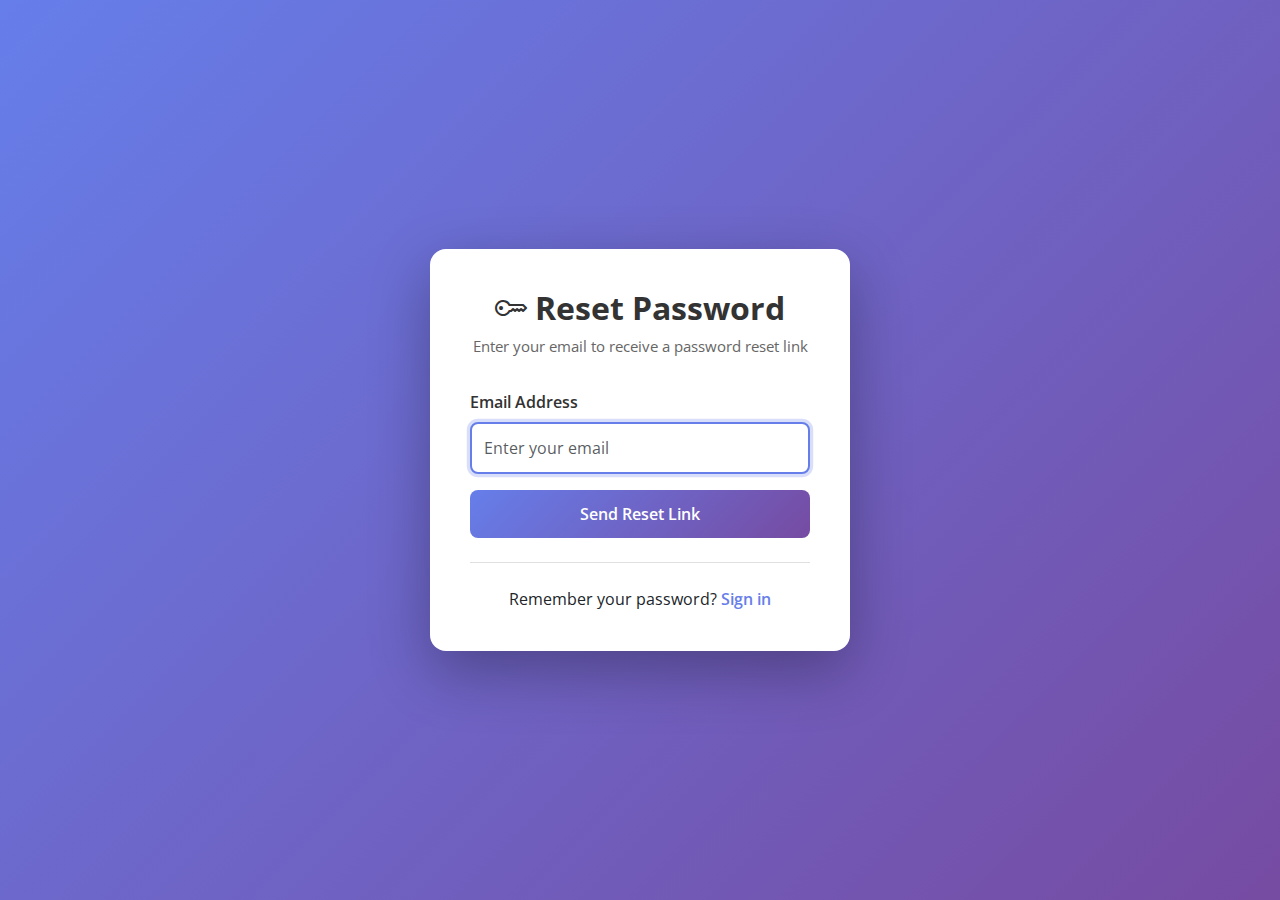
<file: static/forgot-password.html>
<!DOCTYPE html>
<html lang="en">
<head>
    <meta charset="UTF-8">
    <meta name="viewport" content="width=device-width, initial-scale=1.0">
    <title>Forgot Password - MarketPulse Analytics</title>
    
    <!-- Bootstrap CSS -->
    <link href="https://cdn.jsdelivr.net/npm/bootstrap@5.3.0/dist/css/bootstrap.min.css" rel="stylesheet">
    <!-- Bootstrap Icons -->
    <link rel="stylesheet" href="https://cdn.jsdelivr.net/npm/bootstrap-icons/font/bootstrap-icons.css">
    <!-- Google Fonts -->
    <link href="https://fonts.googleapis.com/css2?family=Open+Sans:ital,wght@0,300..800;1,300..800&display=swap" rel="stylesheet">
    
    <style>
        body {
            font-family: 'Open Sans', sans-serif;
            background: linear-gradient(135deg, #667eea 0%, #764ba2 100%);
            min-height: 100vh;
            display: flex;
            align-items: center;
            justify-content: center;
        }
        
        .forgot-password-container {
            background: white;
            border-radius: 16px;
            box-shadow: 0 20px 60px rgba(0, 0, 0, 0.3);
            padding: 2.5rem;
            width: 100%;
            max-width: 420px;
        }
        
        .forgot-password-header {
            text-align: center;
            margin-bottom: 2rem;
        }
        
        .forgot-password-header h1 {
            font-size: 2rem;
            font-weight: 700;
            color: #333;
            margin-bottom: 0.5rem;
        }
        
        .forgot-password-header p {
            color: #666;
            font-size: 0.95rem;
        }
        
        .form-label {
            font-weight: 600;
            color: #333;
            margin-bottom: 0.5rem;
        }
        
        .form-control {
            border-radius: 8px;
            border: 2px solid #e0e0e0;
            padding: 0.75rem;
            transition: all 0.3s ease;
        }
        
        .form-control:focus {
            border-color: #667eea;
            box-shadow: 0 0 0 0.2rem rgba(102, 126, 234, 0.25);
        }
        
        .btn-submit {
            background: linear-gradient(135deg, #667eea 0%, #764ba2 100%);
            border: none;
            border-radius: 8px;
            padding: 0.75rem;
            font-weight: 600;
            color: white;
            width: 100%;
            transition: transform 0.2s ease;
        }
        
        .btn-submit:hover {
            transform: translateY(-2px);
            box-shadow: 0 5px 15px rgba(102, 126, 234, 0.4);
        }
        
        .btn-submit:disabled {
            opacity: 0.6;
            cursor: not-allowed;
            transform: none;
        }
        
        .alert {
            border-radius: 8px;
            border: none;
        }
        
        .login-link {
            text-align: center;
            margin-top: 1.5rem;
            padding-top: 1.5rem;
            border-top: 1px solid #e0e0e0;
        }
        
        .login-link a {
            color: #667eea;
            text-decoration: none;
            font-weight: 600;
        }
        
        .login-link a:hover {
            text-decoration: underline;
        }
        
        .loading-spinner {
            display: none;
        }
        
        .loading-spinner.active {
            display: inline-block;
        }
    </style>
</head>
<body>
    <div class="forgot-password-container">
        <div class="forgot-password-header">
            <h1><i class="bi bi-key"></i> Reset Password</h1>
            <p>Enter your email to receive a password reset link</p>
        </div>
        
        <div id="errorAlert" class="alert alert-danger" role="alert" style="display: none;"></div>
        <div id="successAlert" class="alert alert-success" role="alert" style="display: none;"></div>
        
        <form id="forgotPasswordForm">
            <div class="mb-3">
                <label for="email" class="form-label">Email Address</label>
                <input 
                    type="email" 
                    class="form-control" 
                    id="email" 
                    name="email" 
                    required 
                    autocomplete="email"
                    placeholder="Enter your email"
                >
            </div>
            
            <button type="submit" class="btn btn-submit" id="submitButton">
                <span class="loading-spinner me-2" role="status" aria-hidden="true"></span>
                Send Reset Link
            </button>
        </form>
        
        <div class="login-link">
            Remember your password? <a href="login.html">Sign in</a>
        </div>
    </div>
    
    <!-- Scripts -->
    <script>
        // Set API base URL
        window.API_BASE = 'http://localhost:8080/api';
    </script>
    <script src="js/api.js"></script>
    <script>
        // Forgot password handler
        document.addEventListener('DOMContentLoaded', function() {
            const form = document.getElementById('forgotPasswordForm');
            const submitButton = document.getElementById('submitButton');
            const errorAlert = document.getElementById('errorAlert');
            const successAlert = document.getElementById('successAlert');
            const spinner = submitButton.querySelector('.loading-spinner');
            
            form.addEventListener('submit', async function(e) {
                e.preventDefault();
                
                errorAlert.style.display = 'none';
                successAlert.style.display = 'none';
                
                const email = document.getElementById('email').value.trim();
                
                if (!email) {
                    errorAlert.textContent = 'Please enter your email address';
                    errorAlert.style.display = 'block';
                    return;
                }
                
                submitButton.disabled = true;
                spinner.classList.add('active');
                
                try {
                    // Note: Backend password reset endpoint not yet implemented
                    // This is a placeholder for the frontend
                    successAlert.textContent = 'Password reset link sent! Please check your email. (Feature coming soon)';
                    successAlert.style.display = 'block';
                } catch (error) {
                    errorAlert.textContent = error.message || 'An error occurred. Please try again.';
                    errorAlert.style.display = 'block';
                } finally {
                    submitButton.disabled = false;
                    spinner.classList.remove('active');
                }
            });
            
            document.getElementById('email').focus();
        });
    </script>
</body>
</html>
</file>
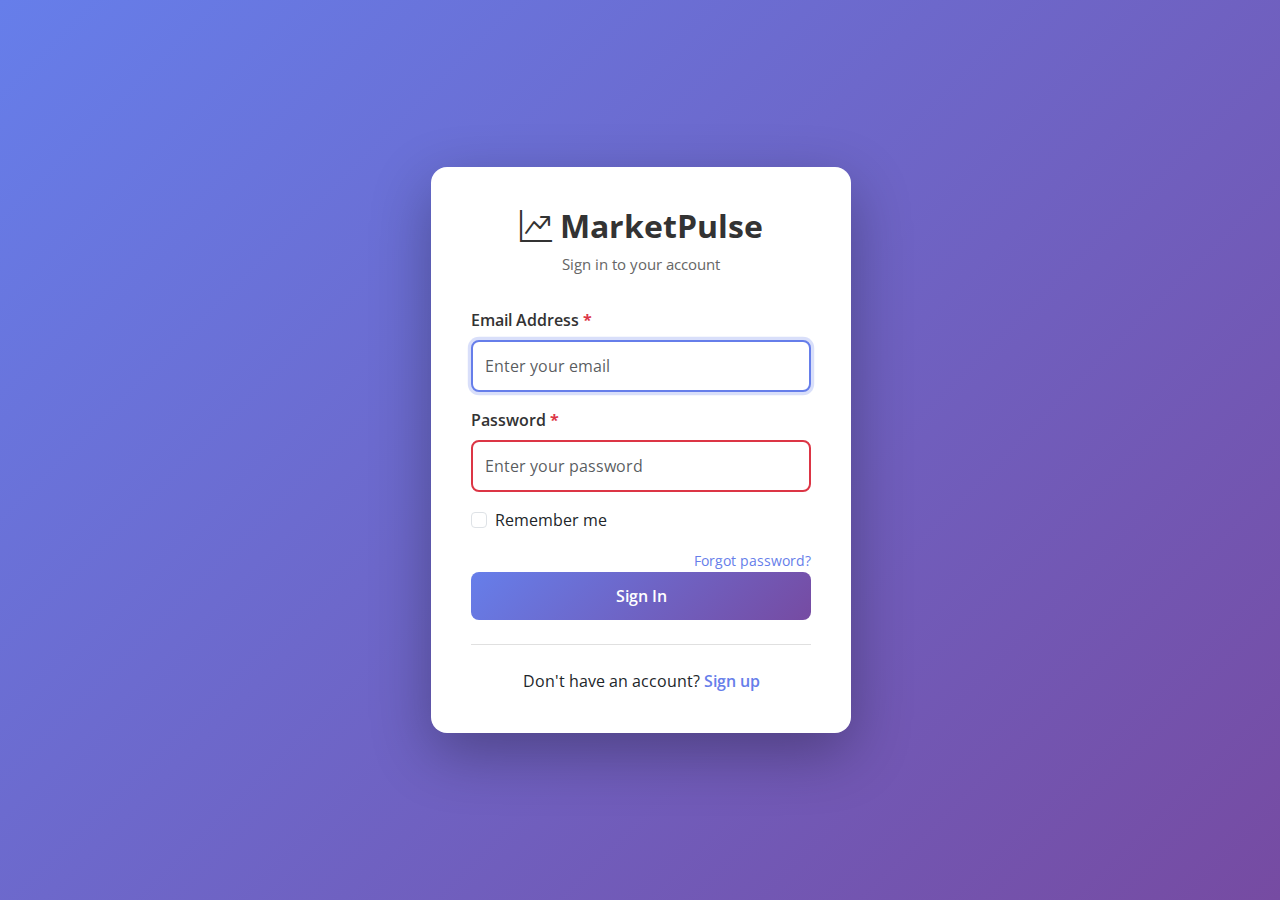
<file: static/login.html>
<!DOCTYPE html>
<html lang="en">
<head>
    <meta charset="UTF-8">
    <meta name="viewport" content="width=device-width, initial-scale=1.0">
    <title>Login - MarketPulse Analytics</title>
    
    <!-- Bootstrap CSS -->
    <link href="https://cdn.jsdelivr.net/npm/bootstrap@5.3.0/dist/css/bootstrap.min.css" rel="stylesheet">
    <!-- Bootstrap Icons -->
    <link rel="stylesheet" href="https://cdn.jsdelivr.net/npm/bootstrap-icons/font/bootstrap-icons.css">
    <!-- Mobile Responsive CSS -->
    <link rel="stylesheet" href="css/mobile-responsive.css">
    <!-- Accessibility CSS -->
    <link rel="stylesheet" href="css/accessibility.css">
    <!-- Google Fonts -->
    <link href="https://fonts.googleapis.com/css2?family=Open+Sans:ital,wght@0,300..800;1,300..800&display=swap" rel="stylesheet">
    
    <style>
        body {
            font-family: 'Open Sans', sans-serif;
            background: linear-gradient(135deg, #667eea 0%, #764ba2 100%);
            min-height: 100vh;
            display: flex;
            align-items: center;
            justify-content: center;
        }
        
        .login-container {
            background: white;
            border-radius: 16px;
            box-shadow: 0 20px 60px rgba(0, 0, 0, 0.3);
            padding: 2.5rem;
            width: 100%;
            max-width: 420px;
        }
        
        .login-header {
            text-align: center;
            margin-bottom: 2rem;
        }
        
        .login-header h1 {
            font-size: 2rem;
            font-weight: 700;
            color: #333;
            margin-bottom: 0.5rem;
        }
        
        .login-header p {
            color: #666;
            font-size: 0.95rem;
        }
        
        .form-label {
            font-weight: 600;
            color: #333;
            margin-bottom: 0.5rem;
        }
        
        .form-control {
            border-radius: 8px;
            border: 2px solid #e0e0e0;
            padding: 0.75rem;
            transition: all 0.3s ease;
        }
        
        .form-control:focus {
            border-color: #667eea;
            box-shadow: 0 0 0 0.2rem rgba(102, 126, 234, 0.25);
        }
        
        .btn-login {
            background: linear-gradient(135deg, #667eea 0%, #764ba2 100%);
            border: none;
            border-radius: 8px;
            padding: 0.75rem;
            font-weight: 600;
            color: white;
            width: 100%;
            transition: transform 0.2s ease;
        }
        
        .btn-login:hover {
            transform: translateY(-2px);
            box-shadow: 0 5px 15px rgba(102, 126, 234, 0.4);
        }
        
        .btn-login:disabled {
            opacity: 0.6;
            cursor: not-allowed;
            transform: none;
        }
        
        .alert {
            border-radius: 8px;
            border: none;
        }
        
        .forgot-password-link {
            text-align: right;
            margin-top: 0.5rem;
        }
        
        .forgot-password-link a {
            color: #667eea;
            text-decoration: none;
            font-size: 0.9rem;
        }
        
        .forgot-password-link a:hover {
            text-decoration: underline;
        }
        
        .register-link {
            text-align: center;
            margin-top: 1.5rem;
            padding-top: 1.5rem;
            border-top: 1px solid #e0e0e0;
        }
        
        .register-link a {
            color: #667eea;
            text-decoration: none;
            font-weight: 600;
        }
        
        .register-link a:hover {
            text-decoration: underline;
        }
        
        .loading-spinner {
            display: none;
        }
        
        .loading-spinner.active {
            display: inline-block;
        }
    </style>
</head>
<body>
    <div class="login-container">
        <div class="login-header">
            <h1><i class="bi bi-graph-up-arrow"></i> MarketPulse</h1>
            <p>Sign in to your account</p>
        </div>
        
        <div id="errorAlert" class="alert alert-danger" role="alert" style="display: none;"></div>
        <div id="successAlert" class="alert alert-success" role="alert" style="display: none;"></div>
        
        <form id="loginForm">
            <div class="mb-3">
                <label for="email" class="form-label">Email Address</label>
                <input 
                    type="email" 
                    class="form-control" 
                    id="email" 
                    name="email" 
                    required 
                    autocomplete="email"
                    placeholder="Enter your email"
                >
            </div>
            
            <div class="mb-3">
                <label for="password" class="form-label">Password</label>
                <input 
                    type="password" 
                    class="form-control" 
                    id="password" 
                    name="password" 
                    required 
                    autocomplete="current-password"
                    placeholder="Enter your password"
                >
            </div>
            
            <div class="mb-3 form-check">
                <input type="checkbox" class="form-check-input" id="rememberMe" name="rememberMe">
                <label class="form-check-label" for="rememberMe">
                    Remember me
                </label>
            </div>
            
            <div class="forgot-password-link">
                <a href="forgot-password.html">Forgot password?</a>
            </div>
            
            <button type="submit" class="btn btn-login" id="loginButton">
                <span class="loading-spinner me-2" role="status" aria-hidden="true"></span>
                Sign In
            </button>
        </form>
        
        <div class="register-link">
            Don't have an account? <a href="register.html">Sign up</a>
        </div>
    </div>
    
    <!-- Scripts -->
    <script>
        // Set API base URL
        window.API_BASE = 'http://localhost:8000/api';
    </script>
    <!-- Bootstrap JS -->
    <script src="https://cdn.jsdelivr.net/npm/bootstrap@5.3.1/dist/js/bootstrap.bundle.min.js"></script>
    
    <!-- Utility Scripts -->
    <script src="js/utils.js"></script>
    <script src="js/error-handler.js"></script>
    
    <!-- Mobile & Accessibility Scripts -->
    <script src="js/mobile-responsive.js"></script>
    <script src="js/accessibility.js"></script>
    
    <!-- API & Auth Scripts -->
    <script src="js/api.js"></script>
    <script src="js/auth.js"></script>
    <script src="js/login.js"></script>
</body>
</html>
</file>
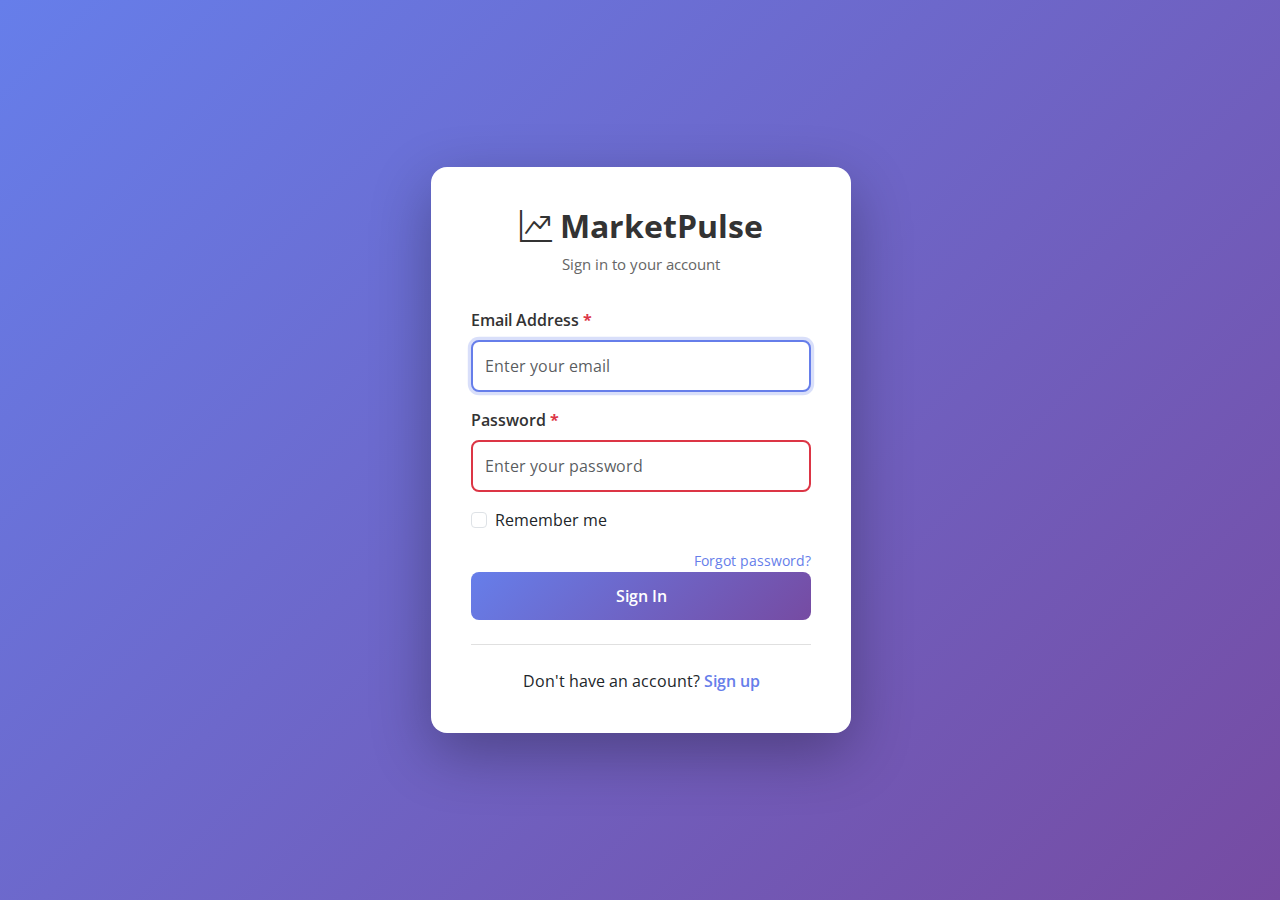
<file: static/profile.html>
<!DOCTYPE html>
<html lang="en">
<head>
    <meta charset="UTF-8">
    <meta name="viewport" content="width=device-width, initial-scale=1.0">
    <title>Profile - MarketPulse Analytics</title>
    
    <!-- Bootstrap CSS -->
    <link href="https://cdn.jsdelivr.net/npm/bootstrap@5.3.0/dist/css/bootstrap.min.css" rel="stylesheet">
    <!-- Bootstrap Icons -->
    <link rel="stylesheet" href="https://cdn.jsdelivr.net/npm/bootstrap-icons/font/bootstrap-icons.css">
    <!-- Mobile Responsive CSS -->
    <link rel="stylesheet" href="css/mobile-responsive.css">
    <!-- Accessibility CSS -->
    <link rel="stylesheet" href="css/accessibility.css">
    <!-- Google Fonts -->
    <link href="https://fonts.googleapis.com/css2?family=Open+Sans:ital,wght@0,300..800;1,300..800&display=swap" rel="stylesheet">
    
    <style>
        body {
            font-family: 'Open Sans', sans-serif;
            background-color: #f8f9fa;
        }
        
        .navbar {
            background: linear-gradient(135deg, #667eea 0%, #764ba2 100%);
            box-shadow: 0 2px 4px rgba(0,0,0,0.1);
        }
        
        .navbar-brand {
            font-weight: 700;
            color: white !important;
        }
        
        .profile-container {
            max-width: 900px;
            margin: 2rem auto;
            padding: 0 1rem;
        }
        
        .profile-header {
            background: white;
            border-radius: 12px;
            padding: 2rem;
            margin-bottom: 2rem;
            box-shadow: 0 2px 8px rgba(0,0,0,0.1);
        }
        
        .profile-card {
            background: white;
            border-radius: 12px;
            padding: 2rem;
            margin-bottom: 2rem;
            box-shadow: 0 2px 8px rgba(0,0,0,0.1);
        }
        
        .form-label {
            font-weight: 600;
            color: #333;
            margin-bottom: 0.5rem;
        }
        
        .form-control {
            border-radius: 8px;
            border: 2px solid #e0e0e0;
            padding: 0.75rem;
            transition: all 0.3s ease;
        }
        
        .form-control:focus {
            border-color: #667eea;
            box-shadow: 0 0 0 0.2rem rgba(102, 126, 234, 0.25);
        }
        
        .btn-primary {
            background: linear-gradient(135deg, #667eea 0%, #764ba2 100%);
            border: none;
            border-radius: 8px;
            padding: 0.75rem 1.5rem;
            font-weight: 600;
        }
        
        .btn-primary:hover {
            transform: translateY(-2px);
            box-shadow: 0 5px 15px rgba(102, 126, 234, 0.4);
        }
        
        .alert {
            border-radius: 8px;
            border: none;
        }
        
        .user-avatar {
            width: 100px;
            height: 100px;
            border-radius: 50%;
            background: linear-gradient(135deg, #667eea 0%, #764ba2 100%);
            display: flex;
            align-items: center;
            justify-content: center;
            color: white;
            font-size: 2.5rem;
            font-weight: 700;
            margin: 0 auto 1rem;
        }
    </style>
</head>
<body>
    <!-- Navigation -->
    <nav class="navbar navbar-expand-lg navbar-dark">
        <div class="container-fluid">
            <a class="navbar-brand" href="index.html">
                <i class="bi bi-graph-up-arrow"></i> MarketPulse
            </a>
            <div class="navbar-nav ms-auto">
                <a class="nav-link text-white" href="index.html">Dashboard</a>
                <a class="nav-link text-white active" href="profile.html">Profile</a>
                <a class="nav-link text-white admin-only" href="admin.html" style="display: none;">Admin</a>
                <button class="btn btn-outline-light btn-sm ms-2" onclick="window.auth.logout()">Logout</button>
            </div>
        </div>
    </nav>
    
    <div class="profile-container">
        <!-- Profile Header -->
        <div class="profile-header text-center">
            <div class="user-avatar" id="userAvatar">U</div>
            <h2 id="userName">Loading...</h2>
            <p class="text-muted mb-0" id="userEmail">Loading...</p>
            <span class="badge bg-primary mt-2" id="userRole">user</span>
        </div>
        
        <!-- Alerts -->
        <div id="errorAlert" class="alert alert-danger" role="alert" style="display: none;"></div>
        <div id="successAlert" class="alert alert-success" role="alert" style="display: none;"></div>
        
        <!-- Profile Information -->
        <div class="profile-card">
            <h4 class="mb-4"><i class="bi bi-person"></i> Profile Information</h4>
            <form id="profileForm">
                <div class="row">
                    <div class="col-md-6 mb-3">
                        <label for="username" class="form-label">Username</label>
                        <input type="text" class="form-control" id="username" name="username" required readonly>
                        <small class="text-muted">Username cannot be changed</small>
                    </div>
                    <div class="col-md-6 mb-3">
                        <label for="email" class="form-label">Email Address</label>
                        <input type="email" class="form-control" id="email" name="email" required>
                    </div>
                </div>
                <div class="row">
                    <div class="col-md-6 mb-3">
                        <label class="form-label" style="display: none;">Role</label>
                        <input type="text" class="form-control" id="role" readonly style="display: none;">
                    </div>
                    <div class="col-md-6 mb-3">
                        <label class="form-label" style="display: none;">Account Status</label>
                        <input type="text" class="form-control" id="status" readonly style="display: none;">
                    </div>
                </div>
                <div class="row">
                    <div class="col-md-6 mb-3">
                        <label class="form-label">Member Since</label>
                        <input type="text" class="form-control" id="createdAt" readonly>
                    </div>
                    <div class="col-md-6 mb-3">
                        <label class="form-label" style="display: none;">Last Updated</label>
                        <input type="text" class="form-control" id="updatedAt" readonly style="display: none;">
                    </div>
                </div>
                <button type="submit" class="btn btn-primary" id="saveProfileButton">
                    <span class="d-none" role="status"></span>
                    Save Changes
                </button>
            </form>
        </div>
        
        <!-- Change Password -->
        <div class="profile-card">
            <h4 class="mb-4"><i class="bi bi-lock"></i> Change Password</h4>
            <form id="passwordForm">
                <div class="mb-3">
                    <label for="currentPassword" class="form-label">Current Password</label>
                    <input type="password" class="form-control" id="currentPassword" name="currentPassword" required>
                </div>
                <div class="mb-3">
                    <label for="newPassword" class="form-label">New Password</label>
                    <input type="password" class="form-control" id="newPassword" name="newPassword" required minlength="8">
                    <div class="password-strength mt-2">
                        <div id="passwordStrengthText" class="text-muted small"></div>
                        <div class="progress" style="height: 4px;">
                            <div id="passwordStrengthFill" class="progress-bar" role="progressbar" style="width: 0%"></div>
                        </div>
                    </div>
                </div>
                <div class="mb-3">
                    <label for="confirmNewPassword" class="form-label">Confirm New Password</label>
                    <input type="password" class="form-control" id="confirmNewPassword" name="confirmNewPassword" required>
                </div>
                <button type="submit" class="btn btn-primary" id="changePasswordButton">
                    <span class="d-none" role="status"></span>
                    Change Password
                </button>
            </form>
        </div>
    </div>
    
    <!-- Scripts -->
    <script>
        // Auto-detect API base from current URL (works for any port)
        if (!window.API_BASE) {
            const protocol = window.location.protocol;
            const hostname = window.location.hostname;
            const port = window.location.port || (protocol === 'https:' ? '443' : '80');
            window.API_BASE = `${protocol}//${hostname}:${port}/api`;
        }
    </script>
    <!-- Bootstrap JS -->
    <script src="https://cdn.jsdelivr.net/npm/bootstrap@5.3.1/dist/js/bootstrap.bundle.min.js"></script>
    
    <!-- Utility Scripts -->
    <script src="js/utils.js"></script>
    <script src="js/error-handler.js"></script>
    <script src="js/loading-states.js"></script>
    
    <!-- Mobile & Accessibility Scripts -->
    <script src="js/mobile-responsive.js"></script>
    <script src="js/accessibility.js"></script>
    
    <!-- API & Auth Scripts -->
    <script src="js/api.js"></script>
    <script src="js/auth.js"></script>
    <script src="js/profile.js"></script>
</body>
</html>
</file>
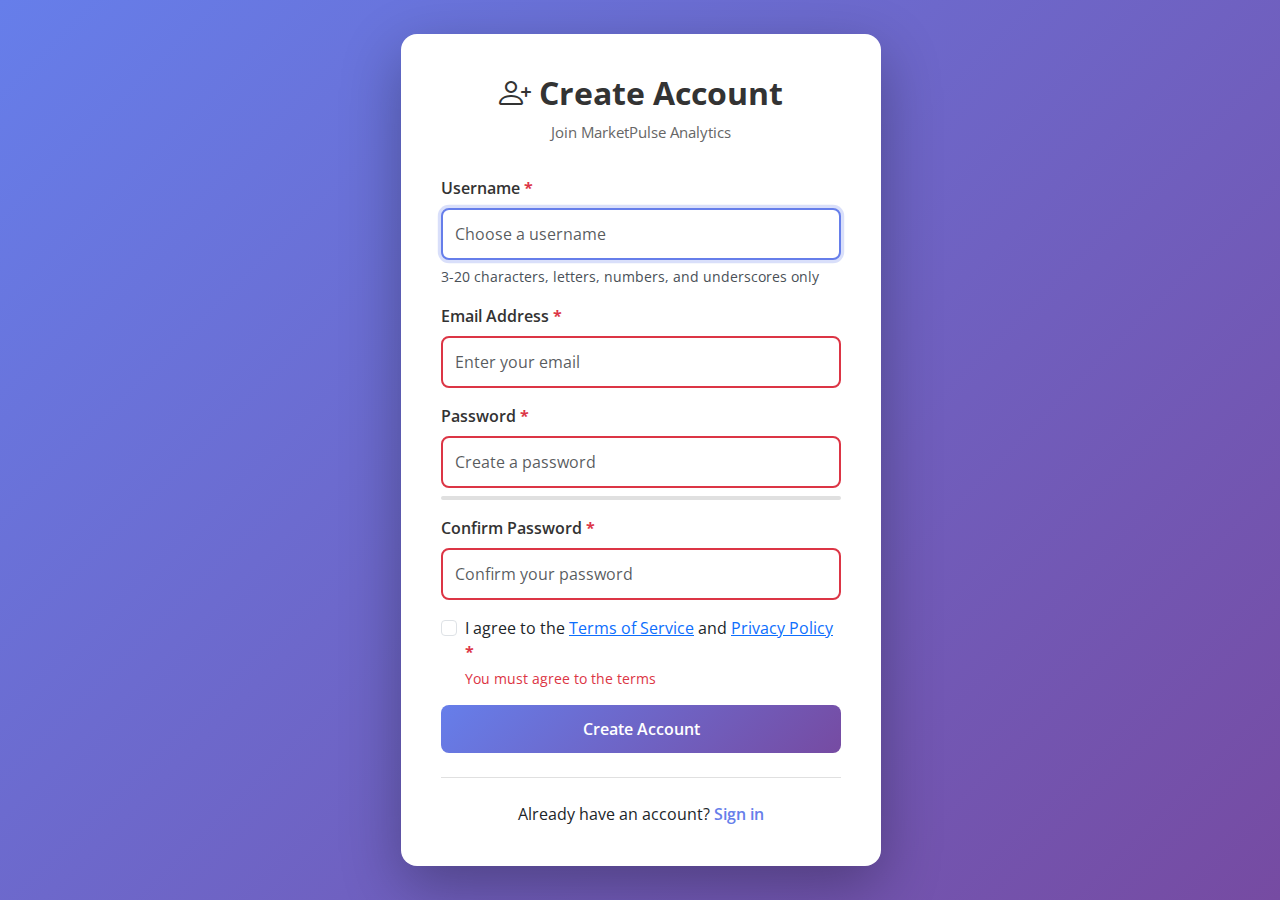
<file: static/register.html>
<!DOCTYPE html>
<html lang="en">
<head>
    <meta charset="UTF-8">
    <meta name="viewport" content="width=device-width, initial-scale=1.0">
    <title>Register - MarketPulse Analytics</title>
    
    <!-- Bootstrap CSS -->
    <link href="https://cdn.jsdelivr.net/npm/bootstrap@5.3.0/dist/css/bootstrap.min.css" rel="stylesheet">
    <!-- Bootstrap Icons -->
    <link rel="stylesheet" href="https://cdn.jsdelivr.net/npm/bootstrap-icons/font/bootstrap-icons.css">
    <!-- Mobile Responsive CSS -->
    <link rel="stylesheet" href="css/mobile-responsive.css">
    <!-- Accessibility CSS -->
    <link rel="stylesheet" href="css/accessibility.css">
    <!-- Google Fonts -->
    <link href="https://fonts.googleapis.com/css2?family=Open+Sans:ital,wght@0,300..800;1,300..800&display=swap" rel="stylesheet">
    
    <style>
        body {
            font-family: 'Open Sans', sans-serif;
            background: linear-gradient(135deg, #667eea 0%, #764ba2 100%);
            min-height: 100vh;
            display: flex;
            align-items: center;
            justify-content: center;
            padding: 2rem 0;
        }
        
        .register-container {
            background: white;
            border-radius: 16px;
            box-shadow: 0 20px 60px rgba(0, 0, 0, 0.3);
            padding: 2.5rem;
            width: 100%;
            max-width: 480px;
        }
        
        .register-header {
            text-align: center;
            margin-bottom: 2rem;
        }
        
        .register-header h1 {
            font-size: 2rem;
            font-weight: 700;
            color: #333;
            margin-bottom: 0.5rem;
        }
        
        .register-header p {
            color: #666;
            font-size: 0.95rem;
        }
        
        .form-label {
            font-weight: 600;
            color: #333;
            margin-bottom: 0.5rem;
        }
        
        .form-control {
            border-radius: 8px;
            border: 2px solid #e0e0e0;
            padding: 0.75rem;
            transition: all 0.3s ease;
        }
        
        .form-control:focus {
            border-color: #667eea;
            box-shadow: 0 0 0 0.2rem rgba(102, 126, 234, 0.25);
        }
        
        .form-control.is-invalid {
            border-color: #dc3545;
        }
        
        .form-control.is-valid {
            border-color: #198754;
        }
        
        .invalid-feedback {
            display: block;
            font-size: 0.875rem;
            color: #dc3545;
            margin-top: 0.25rem;
        }
        
        .password-strength {
            margin-top: 0.5rem;
            font-size: 0.875rem;
        }
        
        .password-strength-bar {
            height: 4px;
            background: #e0e0e0;
            border-radius: 2px;
            margin-top: 0.5rem;
            overflow: hidden;
        }
        
        .password-strength-fill {
            height: 100%;
            width: 0%;
            transition: all 0.3s ease;
            border-radius: 2px;
        }
        
        .password-strength-fill.weak {
            width: 33%;
            background: #dc3545;
        }
        
        .password-strength-fill.medium {
            width: 66%;
            background: #ffc107;
        }
        
        .password-strength-fill.strong {
            width: 100%;
            background: #198754;
        }
        
        .btn-register {
            background: linear-gradient(135deg, #667eea 0%, #764ba2 100%);
            border: none;
            border-radius: 8px;
            padding: 0.75rem;
            font-weight: 600;
            color: white;
            width: 100%;
            transition: transform 0.2s ease;
        }
        
        .btn-register:hover {
            transform: translateY(-2px);
            box-shadow: 0 5px 15px rgba(102, 126, 234, 0.4);
        }
        
        .btn-register:disabled {
            opacity: 0.6;
            cursor: not-allowed;
            transform: none;
        }
        
        .alert {
            border-radius: 8px;
            border: none;
        }
        
        .login-link {
            text-align: center;
            margin-top: 1.5rem;
            padding-top: 1.5rem;
            border-top: 1px solid #e0e0e0;
        }
        
        .login-link a {
            color: #667eea;
            text-decoration: none;
            font-weight: 600;
        }
        
        .login-link a:hover {
            text-decoration: underline;
        }
        
        .loading-spinner {
            display: none;
        }
        
        .loading-spinner.active {
            display: inline-block;
        }
    </style>
</head>
<body>
    <div class="register-container">
        <div class="register-header">
            <h1><i class="bi bi-person-plus"></i> Create Account</h1>
            <p>Join MarketPulse Analytics</p>
        </div>
        
        <div id="errorAlert" class="alert alert-danger" role="alert" style="display: none;"></div>
        <div id="successAlert" class="alert alert-success" role="alert" style="display: none;"></div>
        
        <form id="registerForm">
            <div class="mb-3">
                <label for="username" class="form-label">Username</label>
                <input 
                    type="text" 
                    class="form-control" 
                    id="username" 
                    name="username" 
                    required 
                    autocomplete="username"
                    placeholder="Choose a username"
                    minlength="3"
                    maxlength="20"
                    pattern="[a-zA-Z0-9_]+"
                >
                <div class="invalid-feedback"></div>
                <small class="form-text text-muted">3-20 characters, letters, numbers, and underscores only</small>
            </div>
            
            <div class="mb-3">
                <label for="email" class="form-label">Email Address</label>
                <input 
                    type="email" 
                    class="form-control" 
                    id="email" 
                    name="email" 
                    required 
                    autocomplete="email"
                    placeholder="Enter your email"
                >
                <div class="invalid-feedback"></div>
            </div>
            
            <div class="mb-3">
                <label for="password" class="form-label">Password</label>
                <input 
                    type="password" 
                    class="form-control" 
                    id="password" 
                    name="password" 
                    required 
                    autocomplete="new-password"
                    placeholder="Create a password"
                    minlength="8"
                >
                <div class="invalid-feedback"></div>
                <div class="password-strength">
                    <div id="passwordStrengthText" class="text-muted"></div>
                    <div class="password-strength-bar">
                        <div id="passwordStrengthFill" class="password-strength-fill"></div>
                    </div>
                </div>
            </div>
            
            <div class="mb-3">
                <label for="confirmPassword" class="form-label">Confirm Password</label>
                <input 
                    type="password" 
                    class="form-control" 
                    id="confirmPassword" 
                    name="confirmPassword" 
                    required 
                    autocomplete="new-password"
                    placeholder="Confirm your password"
                >
                <div class="invalid-feedback"></div>
            </div>
            
            <div class="mb-3 form-check">
                <input type="checkbox" class="form-check-input" id="terms" name="terms" required>
                <label class="form-check-label" for="terms">
                    I agree to the <a href="#" target="_blank">Terms of Service</a> and <a href="#" target="_blank">Privacy Policy</a>
                </label>
                <div class="invalid-feedback">You must agree to the terms</div>
            </div>
            
            <button type="submit" class="btn btn-register" id="registerButton">
                <span class="loading-spinner me-2" role="status" aria-hidden="true"></span>
                Create Account
            </button>
        </form>
        
        <div class="login-link">
            Already have an account? <a href="login.html">Sign in</a>
        </div>
    </div>
    
    <!-- Scripts -->
    <script>
        // Set API base URL
        window.API_BASE = 'http://localhost:8000/api';
    </script>
    <!-- Bootstrap JS -->
    <script src="https://cdn.jsdelivr.net/npm/bootstrap@5.3.1/dist/js/bootstrap.bundle.min.js"></script>
    
    <!-- Utility Scripts -->
    <script src="js/utils.js"></script>
    <script src="js/error-handler.js"></script>
    
    <!-- Mobile & Accessibility Scripts -->
    <script src="js/mobile-responsive.js"></script>
    <script src="js/accessibility.js"></script>
    
    <!-- API & Auth Scripts -->
    <script src="js/api.js"></script>
    <script src="js/auth.js"></script>
    <script src="js/register.js"></script>
</body>
</html>
</file>
<file: static/css/mobile-responsive.css>
/**
 * Mobile Responsiveness Styles (Task 66: Mobile Responsiveness)
 */

/* Mobile-first responsive breakpoints */
:root {
    --mobile-breakpoint: 576px;
    --tablet-breakpoint: 768px;
    --desktop-breakpoint: 992px;
    --large-desktop-breakpoint: 1200px;
}

/* Mobile Navigation */
@media (max-width: 767.98px) {
    .navbar-nav {
        flex-direction: column;
        gap: 0.5rem;
    }
    
    .navbar-nav .nav-link {
        padding: 0.75rem 1rem;
        border-bottom: 1px solid rgba(255, 255, 255, 0.1);
    }
    
    /* Collapsible sidebar */
    .sidebar {
        position: fixed;
        top: 0;
        left: -100%;
        width: 80%;
        max-width: 300px;
        height: 100vh;
        z-index: 1050;
        transition: left 0.3s ease;
        background: white;
        box-shadow: 2px 0 10px rgba(0, 0, 0, 0.1);
        overflow-y: auto;
    }
    
    .sidebar.open {
        left: 0;
    }
    
    .sidebar-overlay {
        display: none;
        position: fixed;
        top: 0;
        left: 0;
        width: 100%;
        height: 100%;
        background: rgba(0, 0, 0, 0.5);
        z-index: 1040;
    }
    
    .sidebar-overlay.show {
        display: block;
    }
    
    /* Mobile menu button */
    .mobile-menu-btn {
        display: block !important;
    }
}

/* Tablet adjustments */
@media (min-width: 768px) and (max-width: 991.98px) {
    .sidebar {
        width: 250px;
    }
    
    .content-area {
        margin-left: 250px;
    }
}

/* Mobile-friendly tables */
@media (max-width: 767.98px) {
    .table-responsive {
        border: none;
    }
    
    /* Convert tables to cards on mobile */
    .table-mobile-card {
        display: block;
    }
    
    .table-mobile-card thead {
        display: none;
    }
    
    .table-mobile-card tbody,
    .table-mobile-card tr,
    .table-mobile-card td {
        display: block;
        width: 100%;
    }
    
    .table-mobile-card tr {
        margin-bottom: 1rem;
        border: 1px solid #dee2e6;
        border-radius: 8px;
        padding: 1rem;
        background: white;
    }
    
    .table-mobile-card td {
        border: none;
        padding: 0.5rem 0;
        text-align: left;
    }
    
    .table-mobile-card td:before {
        content: attr(data-label) ": ";
        font-weight: 600;
        display: inline-block;
        width: 40%;
    }
}

/* Touch-optimized buttons */
@media (max-width: 767.98px) {
    .btn {
        min-height: 44px; /* Minimum touch target size */
        min-width: 44px;
        padding: 0.75rem 1rem;
    }
    
    .btn-sm {
        min-height: 36px;
        padding: 0.5rem 0.75rem;
    }
    
    /* Larger tap targets for links */
    a {
        min-height: 44px;
        display: inline-flex;
        align-items: center;
    }
}

/* Mobile-friendly forms */
@media (max-width: 767.98px) {
    .form-control,
    .form-select {
        font-size: 16px; /* Prevents zoom on iOS */
        padding: 0.75rem;
    }
    
    .form-label {
        font-size: 0.9rem;
        margin-bottom: 0.5rem;
    }
}

/* Collapsible sections for mobile */
@media (max-width: 767.98px) {
    .collapsible-section {
        border-bottom: 1px solid #dee2e6;
    }
    
    .collapsible-section-header {
        padding: 1rem;
        cursor: pointer;
        display: flex;
        justify-content: space-between;
        align-items: center;
        user-select: none;
    }
    
    .collapsible-section-content {
        max-height: 0;
        overflow: hidden;
        transition: max-height 0.3s ease;
    }
    
    .collapsible-section.open .collapsible-section-content {
        max-height: 2000px;
    }
}

/* Mobile charts */
@media (max-width: 767.98px) {
    .chart-container {
        height: 250px !important;
    }
    
    .chart-container.small {
        height: 200px !important;
    }
}

/* Bottom navigation for mobile */
@media (max-width: 767.98px) {
    .bottom-nav {
        position: fixed;
        bottom: 0;
        left: 0;
        right: 0;
        background: white;
        border-top: 1px solid #dee2e6;
        padding: 0.5rem 0;
        z-index: 1000;
        box-shadow: 0 -2px 10px rgba(0, 0, 0, 0.1);
    }
    
    .bottom-nav-item {
        flex: 1;
        display: flex;
        flex-direction: column;
        align-items: center;
        padding: 0.5rem;
        text-decoration: none;
        color: #6c757d;
        font-size: 0.75rem;
    }
    
    .bottom-nav-item.active {
        color: #667eea;
    }
    
    .bottom-nav-item i {
        font-size: 1.25rem;
        margin-bottom: 0.25rem;
    }
    
    /* Add padding to content to account for bottom nav */
    .content-area {
        padding-bottom: 70px;
    }
}

/* Swipe gestures (basic support) */
.swipeable {
    touch-action: pan-y;
    -webkit-overflow-scrolling: touch;
}

/* Mobile modals */
@media (max-width: 767.98px) {
    .modal-dialog {
        margin: 0.5rem;
        max-width: calc(100% - 1rem);
    }
    
    .modal-content {
        border-radius: 12px;
    }
    
    .modal-header {
        padding: 1rem;
    }
    
    .modal-body {
        padding: 1rem;
        max-height: calc(100vh - 200px);
        overflow-y: auto;
    }
    
    .modal-footer {
        padding: 1rem;
        flex-direction: column;
        gap: 0.5rem;
    }
    
    .modal-footer .btn {
        width: 100%;
    }
}

/* Mobile cards */
@media (max-width: 767.98px) {
    .card {
        margin-bottom: 1rem;
        border-radius: 12px;
    }
    
    .card-body {
        padding: 1rem;
    }
}

/* Responsive grid */
@media (max-width: 575.98px) {
    .row > [class*="col-"] {
        margin-bottom: 1rem;
    }
}

/* Mobile-friendly spacing */
@media (max-width: 767.98px) {
    .mb-3 {
        margin-bottom: 1rem !important;
    }
    
    .mt-3 {
        margin-top: 1rem !important;
    }
    
    .p-3 {
        padding: 1rem !important;
    }
}

/* Hide/show elements based on screen size */
.mobile-only {
    display: none;
}

.desktop-only {
    display: block;
}

@media (max-width: 767.98px) {
    .mobile-only {
        display: block;
    }
    
    .desktop-only {
        display: none;
    }
}

/* Landscape orientation adjustments */
@media (max-width: 991.98px) and (orientation: landscape) {
    .chart-container {
        height: 200px !important;
    }
}

/* Print styles */
@media print {
    .sidebar,
    .navbar,
    .bottom-nav,
    .btn,
    .no-print {
        display: none !important;
    }
    
    .content-area {
        margin-left: 0 !important;
        width: 100% !important;
    }
}
</file>
<file: static/css/accessibility.css>
/**
 * Accessibility Styles (Task 67: Accessibility Requirements)
 */

/* Focus indicators */
*:focus {
    outline: 2px solid #667eea;
    outline-offset: 2px;
}

*:focus:not(:focus-visible) {
    outline: none;
}

*:focus-visible {
    outline: 2px solid #667eea;
    outline-offset: 2px;
}

/* Skip to main content link */
.skip-to-main {
    position: absolute;
    top: -40px;
    left: 0;
    background: #667eea;
    color: white;
    padding: 8px;
    text-decoration: none;
    z-index: 10000;
}

.skip-to-main:focus {
    top: 0;
}

/* High contrast mode support */
@media (prefers-contrast: high) {
    :root {
        --text-color: #000000;
        --bg-color: #ffffff;
        --border-color: #000000;
    }
    
    .card {
        border: 2px solid var(--border-color);
    }
    
    .btn {
        border: 2px solid var(--border-color);
    }
}

/* Reduced motion support */
@media (prefers-reduced-motion: reduce) {
    *,
    *::before,
    *::after {
        animation-duration: 0.01ms !important;
        animation-iteration-count: 1 !important;
        transition-duration: 0.01ms !important;
        scroll-behavior: auto !important;
    }
}

/* Screen reader only content */
.sr-only {
    position: absolute;
    width: 1px;
    height: 1px;
    padding: 0;
    margin: -1px;
    overflow: hidden;
    clip: rect(0, 0, 0, 0);
    white-space: nowrap;
    border-width: 0;
}

.sr-only-focusable:focus {
    position: static;
    width: auto;
    height: auto;
    padding: inherit;
    margin: inherit;
    overflow: visible;
    clip: auto;
    white-space: normal;
}

/* Font size options */
.font-size-small {
    font-size: 0.875rem;
}

.font-size-normal {
    font-size: 1rem;
}

.font-size-large {
    font-size: 1.125rem;
}

.font-size-xlarge {
    font-size: 1.25rem;
}

/* Color contrast improvements */
.text-muted {
    color: #495057 !important; /* Better contrast than default */
}

/* Button accessibility */
.btn {
    min-height: 44px; /* Minimum touch target */
    min-width: 44px;
}

.btn:disabled {
    opacity: 0.6;
    cursor: not-allowed;
}

/* Form accessibility */
.form-label {
    font-weight: 600;
    margin-bottom: 0.5rem;
}

.form-control:invalid {
    border-color: #dc3545;
}

.form-control:valid {
    border-color: #198754;
}

.form-text {
    font-size: 0.875rem;
    color: #6c757d;
}

/* Required field indicator */
.required::after {
    content: " *";
    color: #dc3545;
    font-weight: bold;
}

/* Error messages */
.invalid-feedback {
    display: block;
    width: 100%;
    margin-top: 0.25rem;
    font-size: 0.875rem;
    color: #dc3545;
}

/* Loading states for screen readers */
.loading-announcement {
    position: absolute;
    left: -10000px;
    width: 1px;
    height: 1px;
    overflow: hidden;
}

/* ARIA live regions */
[role="status"],
[role="alert"] {
    position: relative;
}

/* Keyboard navigation */
.keyboard-nav-only {
    outline: none;
}

.keyboard-nav-only:focus {
    outline: 2px solid #667eea;
    outline-offset: 2px;
}

/* Focus trap for modals */
.modal[aria-hidden="false"] {
    /* Focus trap is handled by JavaScript */
}

/* Landmark regions */
main {
    outline: none; /* Remove default outline, use focus-visible */
}

nav {
    outline: none;
}

/* Table accessibility */
table {
    border-collapse: collapse;
}

th {
    font-weight: 600;
    text-align: left;
}

/* Link accessibility */
a:not([href]) {
    cursor: default;
}

a[aria-disabled="true"] {
    pointer-events: none;
    opacity: 0.6;
}

/* Image accessibility */
img {
    max-width: 100%;
    height: auto;
}

img[alt=""] {
    border: 2px dashed #6c757d;
}

/* Icon accessibility */
.icon-only {
    position: relative;
}

.icon-only::after {
    content: attr(aria-label);
    position: absolute;
    left: -10000px;
    width: 1px;
    height: 1px;
    overflow: hidden;
}

/* Color blind friendly colors */
.color-blind-friendly {
    /* Use patterns, shapes, and labels in addition to color */
}

/* Dark mode support */
@media (prefers-color-scheme: dark) {
    /* Dark mode styles can be added here */
}

/* Print accessibility */
@media print {
    a[href]:after {
        content: " (" attr(href) ")";
    }
    
    .sr-only {
        position: static;
        width: auto;
        height: auto;
        overflow: visible;
    }
}

/* Focus management */
.focus-trap {
    /* Managed by JavaScript */
}

/* Error summary */
.error-summary {
    border: 2px solid #dc3545;
    border-radius: 4px;
    padding: 1rem;
    margin-bottom: 1rem;
    background-color: #f8d7da;
}

.error-summary h2 {
    margin-top: 0;
    font-size: 1.25rem;
}

.error-summary ul {
    margin-bottom: 0;
    padding-left: 1.5rem;
}

.error-summary a {
    color: #721c24;
    font-weight: 600;
}

/* Success message */
.success-message {
    border: 2px solid #198754;
    border-radius: 4px;
    padding: 1rem;
    margin-bottom: 1rem;
    background-color: #d1e7dd;
    color: #0f5132;
}

/* Warning message */
.warning-message {
    border: 2px solid #ffc107;
    border-radius: 4px;
    padding: 1rem;
    margin-bottom: 1rem;
    background-color: #fff3cd;
    color: #856404;
}

/* Info message */
.info-message {
    border: 2px solid #0dcaf0;
    border-radius: 4px;
    padding: 1rem;
    margin-bottom: 1rem;
    background-color: #cff4fc;
    color: #055160;
}
</file>
